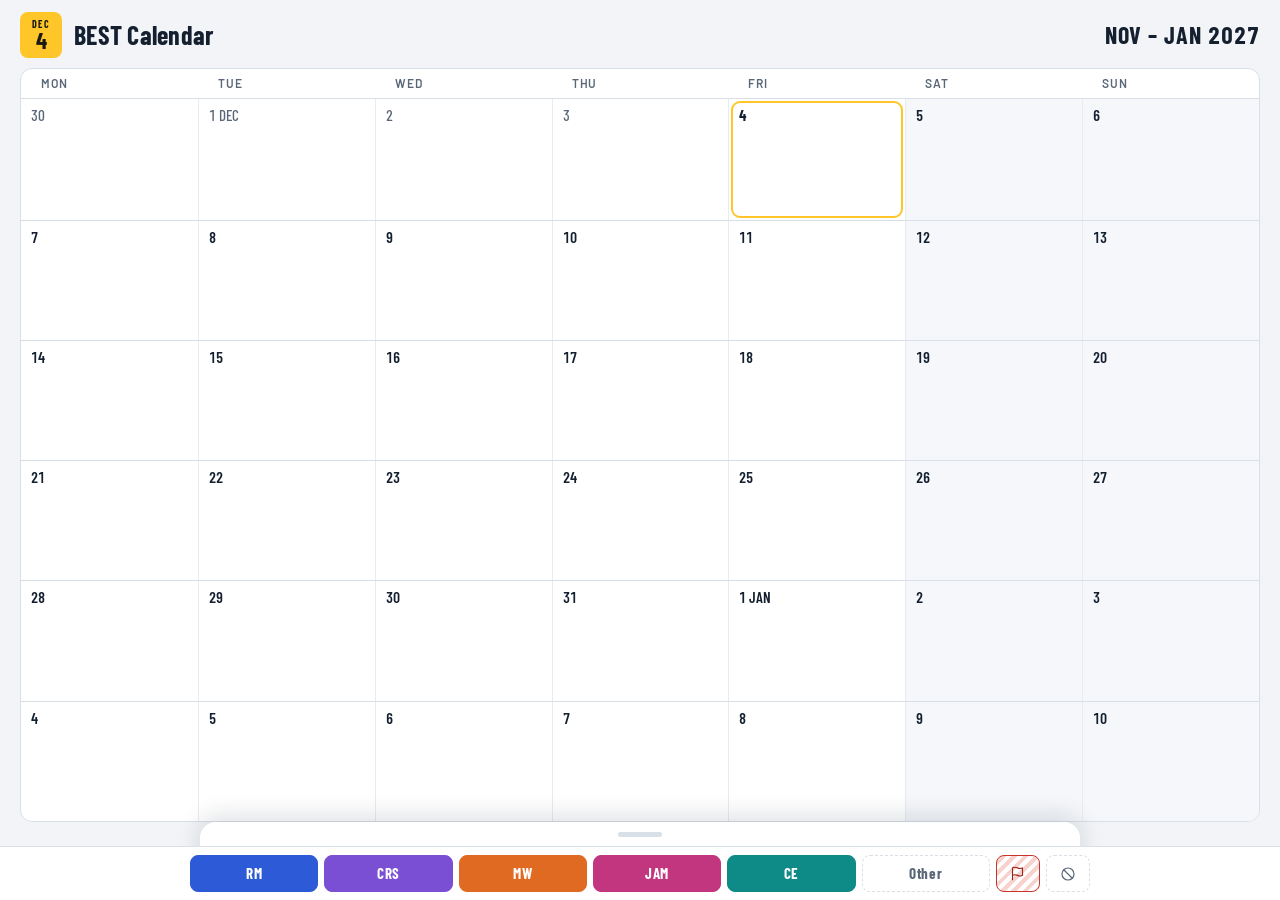
<file: index.html>
<!doctype html>
<html lang="en">
<head>
<meta charset="utf-8">
<meta name="viewport" content="width=device-width, initial-scale=1, viewport-fit=cover">
<title>BEST Calendar</title>
<meta name="description" content="BEST International events and application deadlines, updated automatically from the group emails.">
<link rel="preconnect" href="https://fonts.googleapis.com">
<link rel="preconnect" href="https://fonts.gstatic.com" crossorigin>
<link rel="stylesheet" href="https://fonts.googleapis.com/css2?family=Barlow:wght@400;500;600;700&family=Barlow+Condensed:wght@500;600;700&family=IBM+Plex+Mono:wght@400;500&display=swap">
<link rel="stylesheet" href="assets/calendar.css">
<script src="assets/calendar.js" defer></script>
</head>
<body>
<div class="wrap">
  <header class="top">
    <div class="brand">
      <button class="mark" type="button" data-today aria-label="Go to today" title="Go to today"><small id="mark-mon"></small><b id="mark-day"></b></button>
      <h1>BEST Calendar</h1>
    </div>
    <div class="top-nav" id="top-nav"></div>
  </header>

  <main id="view">
    <div class="state"><p>Loading events…</p></div>
  </main>
</div>

<section class="agenda" id="agenda" aria-label="Agenda">
  <button class="grip" id="grip" type="button" aria-expanded="false" aria-controls="ag-scroll" aria-label="Open the agenda" title="Agenda"><i></i></button>
  <div class="ag-scroll" id="ag-scroll" inert></div>
</section>

<nav class="catbar" aria-label="Categories">
  <div class="filters" id="filters" role="group" aria-label="Show events by category"></div>
</nav>

<div class="scrim" id="scrim" hidden></div>
<aside class="drawer" id="drawer" role="dialog" aria-modal="true" aria-labelledby="tk-title" hidden>
  <div class="dr-bar"><button class="iconbtn" id="dr-close" type="button" aria-label="Close"></button></div>
  <div id="dr-body"></div>
</aside>
</body>
</html>
</file>
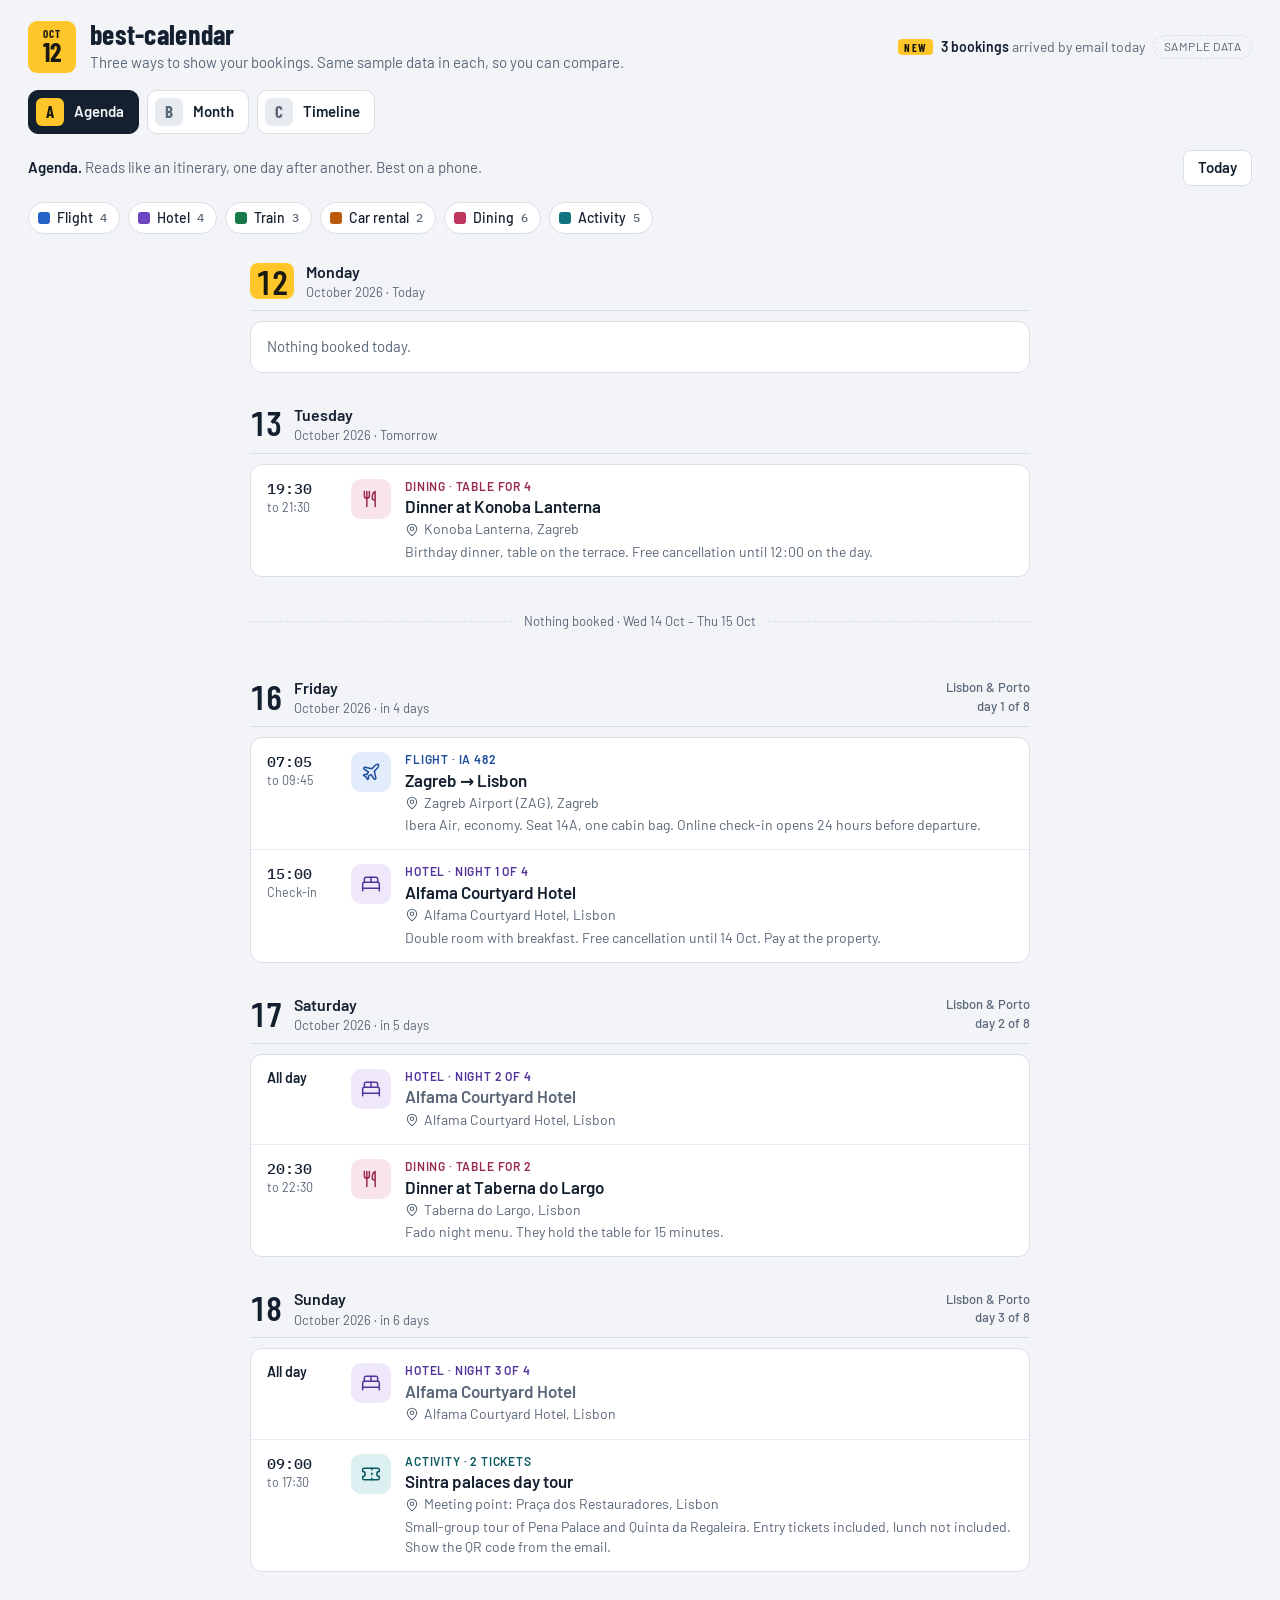
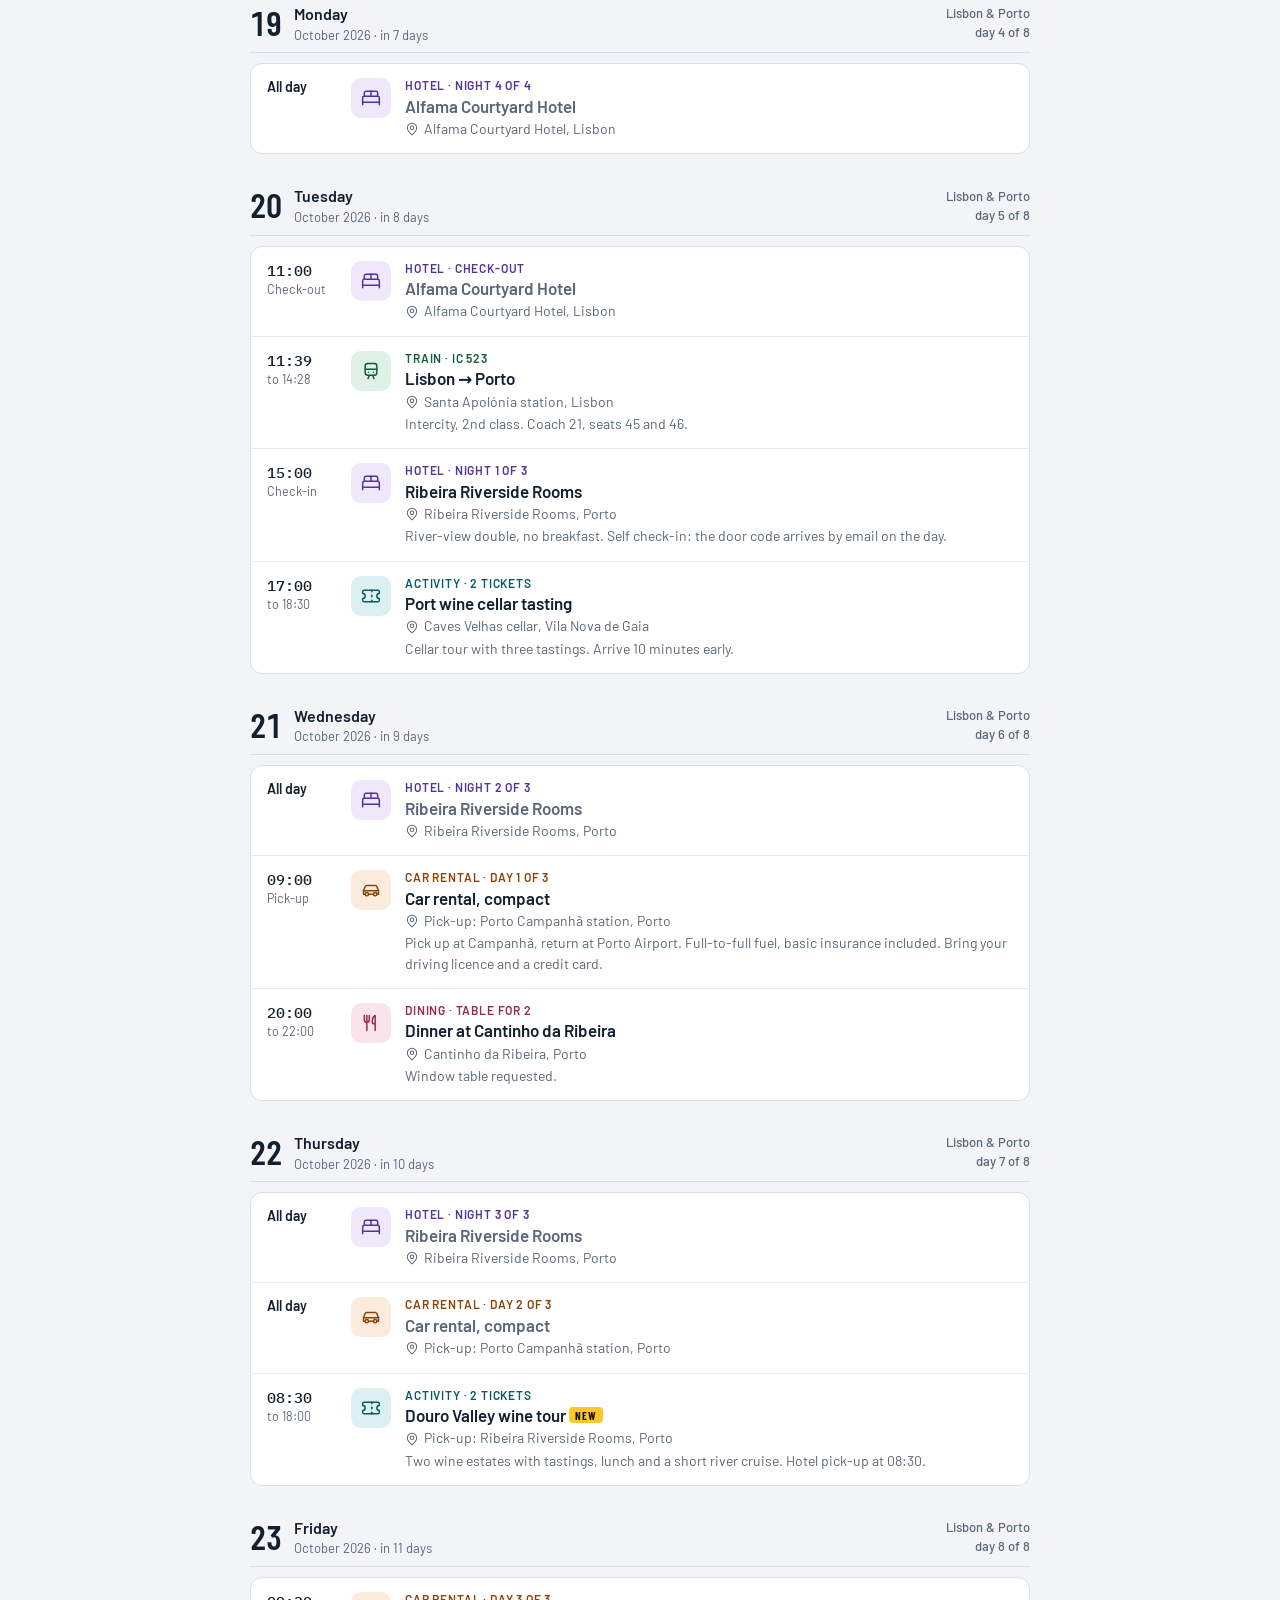
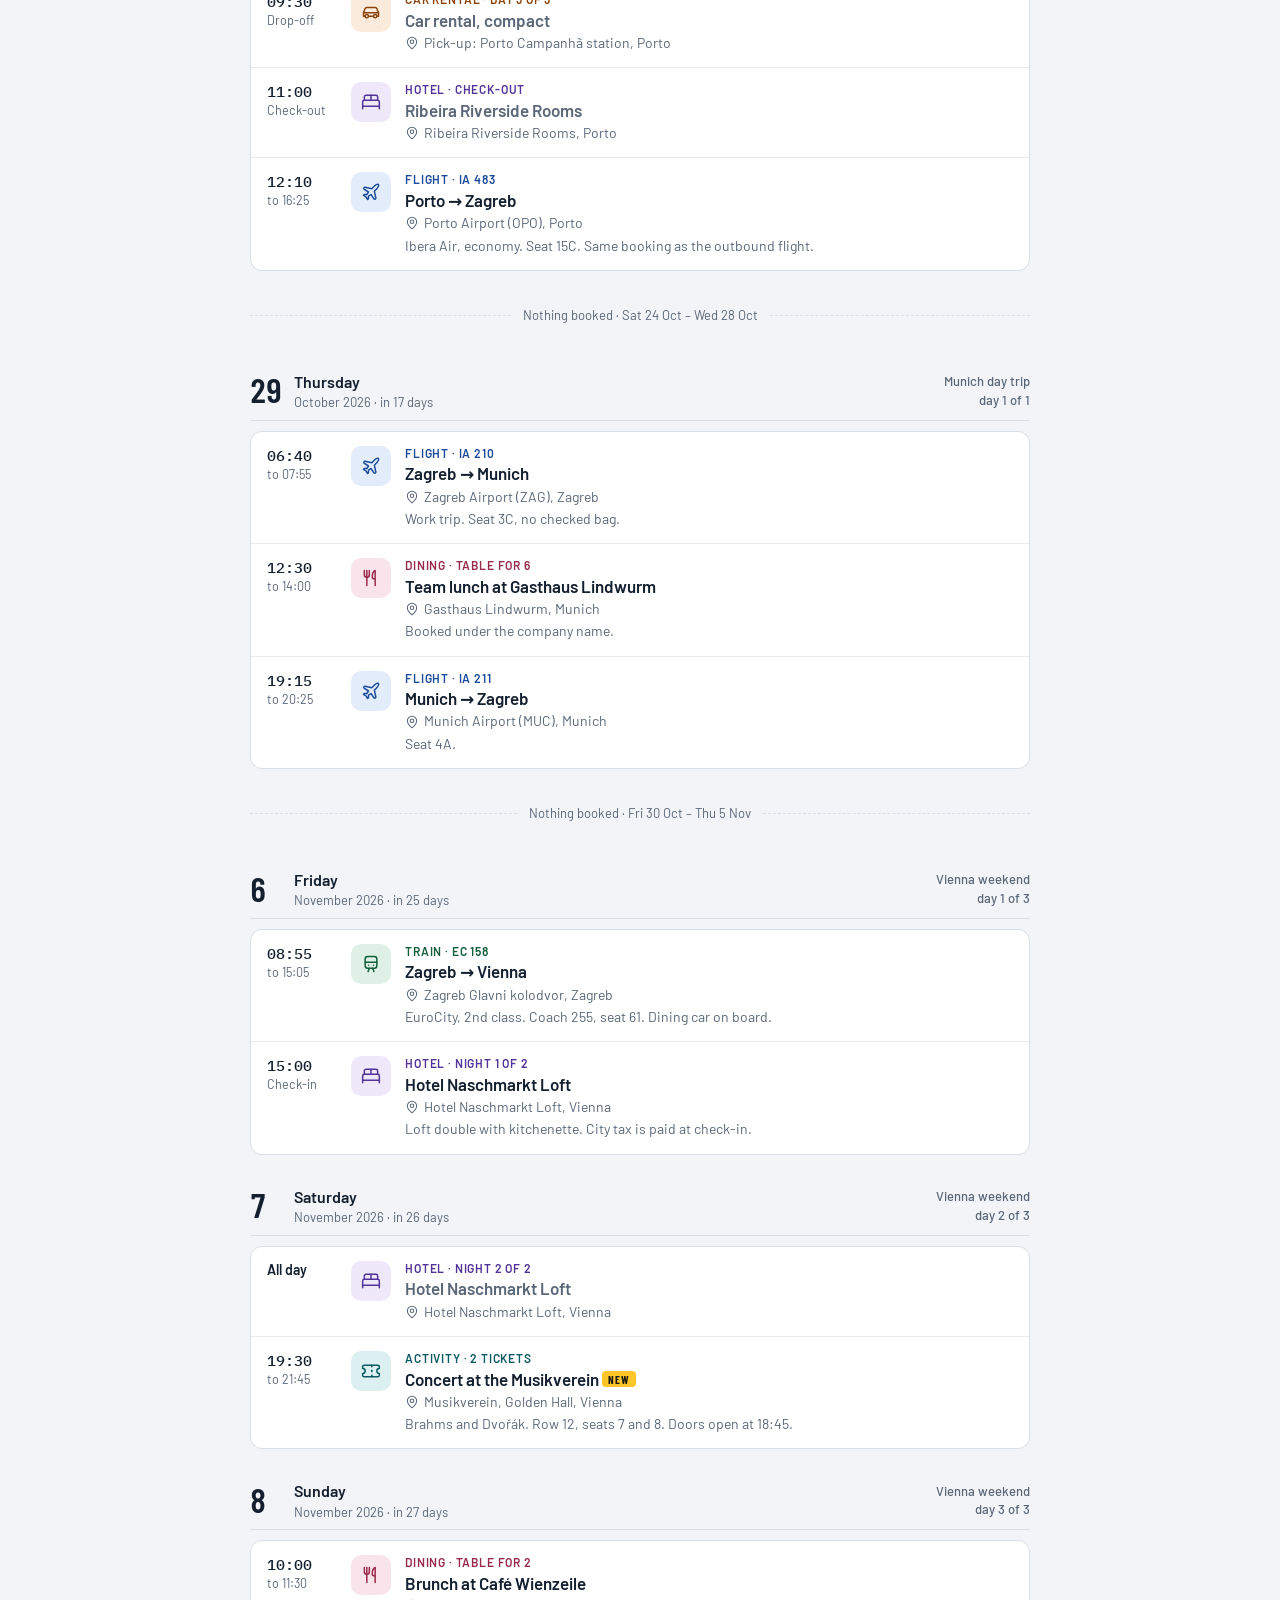
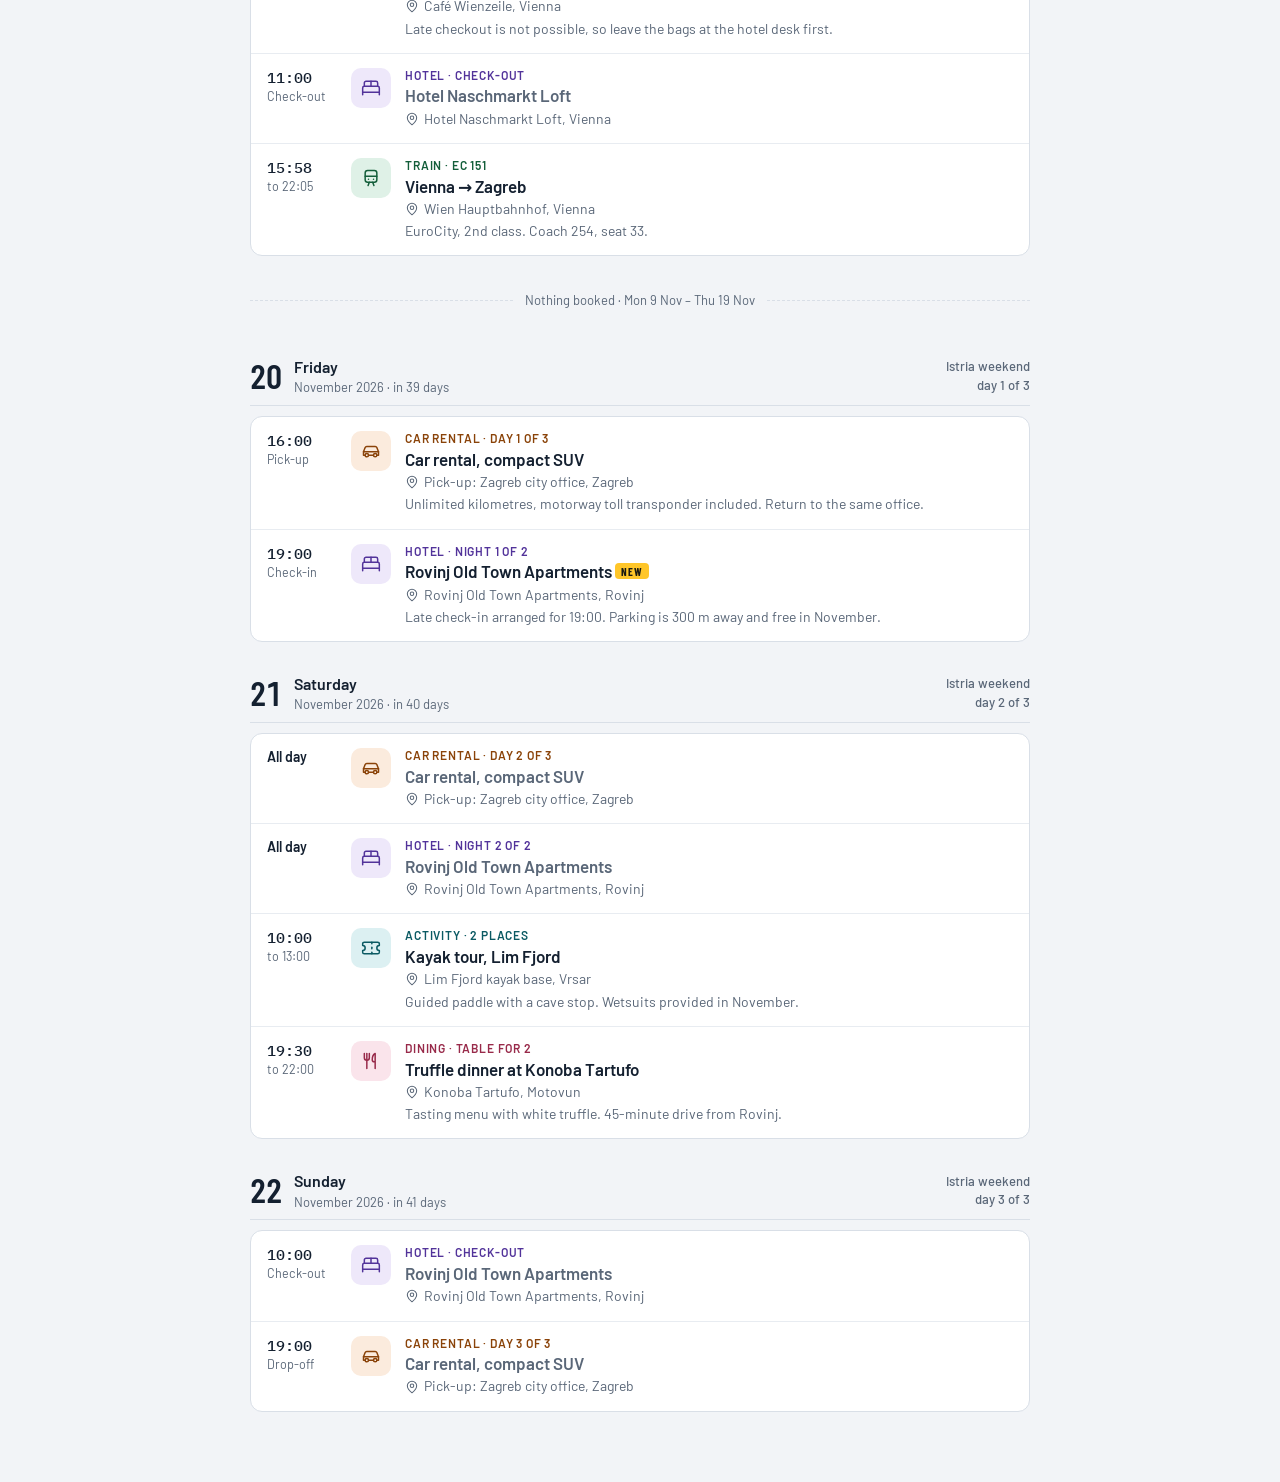
<file: designs/index.html>
<!doctype html>
<html lang="en">
<meta charset="utf-8">
<meta name="viewport" content="width=device-width, initial-scale=1, viewport-fit=cover">
<!-- page -->
<title>Best Calendar Designs</title>
<link rel="preconnect" href="https://fonts.googleapis.com">
<link rel="preconnect" href="https://fonts.gstatic.com" crossorigin>
<link rel="stylesheet" href="https://fonts.googleapis.com/css2?family=Barlow:wght@400;500;600;700&family=Barlow+Condensed:wght@500;600;700&family=IBM+Plex+Mono:wght@400;500&display=swap">
<style>
/* Layout: wayfinding-sign look. Cool paper ground, white surfaces, one signage-yellow accent for "today" and "new".
   Tag colours carry meaning everywhere; everything else stays neutral. */
:root {
  --bg: #F2F4F7;
  --surface: #FFFFFF;
  --weekend: #F5F7FA;
  --ink: #142030;
  --muted: #5A6778;
  --line: #D9DFE7;
  --line-soft: #E8ECF1;
  --past: rgba(20, 32, 48, 0.045);
  --scrim: rgba(12, 18, 28, 0.42);
  --sign: #FFC629;
  --sign-ink: #1B1A12;
  --focus: #2563C9;
  --on-solid: #FFFFFF;
  --shadow: 0 18px 50px rgba(15, 25, 40, 0.18);

  --flight: #2563C9; --flight-soft: #E3ECFB; --flight-ink: #1B4C9C;
  --hotel: #6B44C2;  --hotel-soft: #EEE8FA;  --hotel-ink: #52339A;
  --train: #18794A;  --train-soft: #DFF1E7;  --train-ink: #135E3A;
  --car: #B95A0D;    --car-soft: #FBEBDD;    --car-ink: #8A4309;
  --dining: #C0355E; --dining-soft: #FAE4EB; --dining-ink: #982A4A;
  --activity: #0F7480; --activity-soft: #DCF0F2; --activity-ink: #0B5A63;

  --f-display: "Barlow Condensed", "Arial Narrow", "Roboto Condensed", sans-serif;
  --f-body: "Barlow", system-ui, -apple-system, "Segoe UI", Roboto, sans-serif;
  --f-mono: "IBM Plex Mono", ui-monospace, "SFMono-Regular", Menlo, Consolas, monospace;
}
@media (prefers-color-scheme: dark) {
  :root:not([data-theme="light"]) {
    --bg: #0D1218; --surface: #151C25; --weekend: #18202A; --ink: #E6EBF1; --muted: #95A2B3;
    --line: #29333F; --line-soft: #202934; --past: rgba(0, 0, 0, 0.22); --scrim: rgba(0, 0, 0, 0.6);
    --focus: #6EA0F2; --shadow: 0 18px 50px rgba(0, 0, 0, 0.5);
    --flight-soft: #18263D; --flight-ink: #A3C1F4;
    --hotel-soft: #251E3B;  --hotel-ink: #C8B5F2;
    --train-soft: #132B1E;  --train-ink: #8FD3AE;
    --car-soft: #352213;    --car-ink: #F1B785;
    --dining-soft: #361824; --dining-ink: #F2A3BA;
    --activity-soft: #102C2E; --activity-ink: #88D2DA;
    color-scheme: dark;
  }
}
:root[data-theme="dark"] {
  --bg: #0D1218; --surface: #151C25; --weekend: #18202A; --ink: #E6EBF1; --muted: #95A2B3;
  --line: #29333F; --line-soft: #202934; --past: rgba(0, 0, 0, 0.22); --scrim: rgba(0, 0, 0, 0.6);
  --focus: #6EA0F2; --shadow: 0 18px 50px rgba(0, 0, 0, 0.5);
  --flight-soft: #18263D; --flight-ink: #A3C1F4;
  --hotel-soft: #251E3B;  --hotel-ink: #C8B5F2;
  --train-soft: #132B1E;  --train-ink: #8FD3AE;
  --car-soft: #352213;    --car-ink: #F1B785;
  --dining-soft: #361824; --dining-ink: #F2A3BA;
  --activity-soft: #102C2E; --activity-ink: #88D2DA;
  color-scheme: dark;
}

.tag-flight   { --c: var(--flight);   --c-soft: var(--flight-soft);   --c-ink: var(--flight-ink); }
.tag-hotel    { --c: var(--hotel);    --c-soft: var(--hotel-soft);    --c-ink: var(--hotel-ink); }
.tag-train    { --c: var(--train);    --c-soft: var(--train-soft);    --c-ink: var(--train-ink); }
.tag-car      { --c: var(--car);      --c-soft: var(--car-soft);      --c-ink: var(--car-ink); }
.tag-dining   { --c: var(--dining);   --c-soft: var(--dining-soft);   --c-ink: var(--dining-ink); }
.tag-activity { --c: var(--activity); --c-soft: var(--activity-soft); --c-ink: var(--activity-ink); }

* { box-sizing: border-box; }
[hidden] { display: none !important; }
img { max-width: 100%; }
body {
  margin: 0;
  background: var(--bg);
  color: var(--ink);
  font: 15px/1.45 var(--f-body);
  padding-inline: 16px;
  padding-block: 20px 56px;
  -webkit-font-smoothing: antialiased;
}
@media (min-width: 760px) { body { padding-inline: 28px; } }
button { font: inherit; color: inherit; }
:focus-visible { outline: 2px solid var(--focus); outline-offset: 2px; }
.mono { font-family: var(--f-mono); font-variant-numeric: tabular-nums; }
.wrap { max-width: 1280px; margin-inline: auto; display: grid; grid-template-columns: minmax(0, 1fr); gap: 16px; }
.wrap > * { min-width: 0; }

/* ---------- Header ---------- */
.top { display: flex; flex-wrap: wrap; align-items: center; justify-content: space-between; gap: 14px 24px; }
.brand { display: flex; align-items: center; gap: 14px; min-width: 0; }
.mark {
  flex: none; width: 48px; height: 52px; border-radius: 9px; background: var(--sign); color: var(--sign-ink);
  display: grid; place-items: center; align-content: center; gap: 0; font-family: var(--f-display); line-height: 1;
}
.mark small { font-size: 11px; font-weight: 700; letter-spacing: 0.12em; }
.mark b { font-size: 26px; font-weight: 700; }
.brand h1 { margin: 0; font: 700 28px/1 var(--f-display); letter-spacing: 0.01em; text-wrap: balance; }
.brand p { margin: 4px 0 0; color: var(--muted); }
.status { display: flex; flex-wrap: wrap; align-items: center; gap: 8px; color: var(--muted); font-size: 14px; }
.status strong { color: var(--ink); font-weight: 600; }
.sample { border: 1px dashed var(--line); border-radius: 999px; padding: 2px 10px; font-size: 12px; letter-spacing: 0.04em; text-transform: uppercase; }
.new {
  display: inline-block; vertical-align: 2px; background: var(--sign); color: var(--sign-ink);
  font: 700 11px/1 var(--f-display); letter-spacing: 0.1em; text-transform: uppercase; padding: 3px 6px 2px; border-radius: 4px;
}

/* ---------- Tabs, toolbar, filters ---------- */
.tabs { display: flex; flex-wrap: wrap; gap: 8px; }
.tab {
  display: flex; align-items: center; gap: 10px; padding: 7px 14px 7px 7px; border-radius: 10px; cursor: pointer;
  background: var(--surface); border: 1px solid var(--line); font-weight: 600; font-size: 15px;
}
.tab .key {
  width: 28px; height: 28px; border-radius: 6px; display: grid; place-items: center;
  font: 700 17px/1 var(--f-display); background: var(--line-soft); color: var(--muted);
}
.tab[aria-selected="true"] { background: var(--ink); color: var(--bg); border-color: var(--ink); }
.tab[aria-selected="true"] .key { background: var(--sign); color: var(--sign-ink); }
.toolbar { display: flex; flex-wrap: wrap; align-items: center; justify-content: space-between; gap: 10px 16px; }
.caption { margin: 0; color: var(--muted); max-width: 70ch; }
.caption b { color: var(--ink); font-weight: 600; }
.btn {
  border: 1px solid var(--line); background: var(--surface); border-radius: 8px; padding: 6px 14px; cursor: pointer; font-weight: 600;
}
.btn:hover { border-color: var(--muted); }
.filters { display: flex; flex-wrap: wrap; gap: 8px; align-items: center; }
.fchip {
  display: inline-flex; align-items: center; gap: 7px; border: 1px solid var(--line); background: var(--surface);
  border-radius: 999px; padding: 5px 12px 5px 9px; cursor: pointer; font-size: 14px; font-weight: 500;
}
.fchip .sw { width: 12px; height: 12px; border-radius: 3px; background: var(--c); }
.fchip .n { color: var(--muted); font-family: var(--f-mono); font-size: 12px; }
.fchip[aria-pressed="false"] { color: var(--muted); background: transparent; border-style: dashed; }
.fchip[aria-pressed="false"] .sw { background: transparent; box-shadow: inset 0 0 0 2px var(--c); }
.linkbtn { border: 0; background: none; color: var(--focus); cursor: pointer; padding: 4px; font-size: 14px; font-weight: 600; }

/* ---------- Shared event row (agenda + month side list) ---------- */
.ev-list { background: var(--surface); border: 1px solid var(--line); border-radius: 12px; overflow: hidden; }
.ev-row {
  display: grid; grid-template-columns: 70px 40px minmax(0, 1fr); gap: 14px; align-items: start; width: 100%;
  text-align: left; background: transparent; border: 0; border-top: 1px solid var(--line-soft); padding: 14px 16px; cursor: pointer;
}
.ev-row:first-child { border-top: 0; }
.ev-row:hover { background: var(--c-soft); }
.ev-time { display: grid; gap: 2px; padding-top: 1px; }
.ev-time b { font: 500 15px/1.2 var(--f-mono); font-variant-numeric: tabular-nums; }
.ev-time b.word { font-family: var(--f-body); font-weight: 600; font-size: 14px; }
.ev-time small { color: var(--muted); font-size: 12.5px; line-height: 1.25; }
.ev-icon { width: 40px; height: 40px; border-radius: 10px; background: var(--c-soft); color: var(--c-ink); display: grid; place-items: center; }
.ev-main { min-width: 0; display: grid; gap: 2px; }
.ev-eyebrow { font: 600 12px/1.3 var(--f-body); text-transform: uppercase; letter-spacing: 0.07em; color: var(--c-ink); }
.ev-title { font: 600 17px/1.25 var(--f-body); }
.ev-loc { display: flex; gap: 5px; align-items: center; color: var(--muted); font-size: 14px; min-width: 0; }
.ev-loc span { overflow: hidden; text-overflow: ellipsis; white-space: nowrap; }
.ev-loc svg { flex: none; }
.ev-desc { color: var(--muted); font-size: 14px; display: -webkit-box; -webkit-line-clamp: 2; -webkit-box-orient: vertical; overflow: hidden; }
.ev-row.is-cont .ev-title { color: var(--muted); }
.ev-row.is-cont .ev-desc { display: none; }
@media (max-width: 640px) {
  .ev-row { grid-template-columns: 56px minmax(0, 1fr); gap: 12px; padding: 12px 14px; }
  .ev-icon { display: none; }
  .ev-title { font-size: 16px; }
}

/* ---------- A: Agenda ---------- */
.agenda { max-width: 780px; width: 100%; margin-inline: auto; display: grid; gap: 6px; }
.ag-day { display: grid; gap: 10px; padding-bottom: 14px; }
.ag-date {
  position: sticky; top: env(safe-area-inset-top, 0px); z-index: 2; margin: 0; background: var(--bg);
  display: flex; align-items: center; gap: 12px; padding-block: 10px 8px; border-bottom: 1px solid var(--line);
}
.ag-dnum { font: 600 34px/0.9 var(--f-display); min-width: 2.1ch; font-variant-numeric: tabular-nums; }
.ag-dtxt { display: grid; min-width: 0; }
.ag-dtxt b { font-size: 16px; font-weight: 600; }
.ag-dtxt small { color: var(--muted); font-size: 13px; font-weight: 400; }
.ag-trip { margin-left: auto; font-size: 13px; color: var(--muted); text-align: right; font-weight: 500; }
.ag-day.is-today .ag-dnum { background: var(--sign); color: var(--sign-ink); border-radius: 8px; padding: 4px 6px 2px; }
.ag-empty { margin: 0; padding: 14px 16px; color: var(--muted); }
.ag-gap {
  display: flex; align-items: center; gap: 12px; color: var(--muted); font-size: 13px; padding: 2px 0 16px;
}
.ag-gap::before, .ag-gap::after { content: ""; flex: 1; border-top: 1px dashed var(--line); }

/* ---------- B: Month ---------- */
.month { display: grid; grid-template-columns: minmax(0, 1fr) 320px; gap: 20px; align-items: start; }
.m-head { display: flex; align-items: center; justify-content: space-between; gap: 10px; margin-bottom: 10px; }
.m-head h2 { margin: 0; font: 600 28px/1 var(--f-display); }
.m-nav { display: flex; gap: 6px; }
.iconbtn {
  width: 36px; height: 36px; display: grid; place-items: center; border-radius: 8px; border: 1px solid var(--line);
  background: var(--surface); cursor: pointer;
}
.iconbtn:hover { border-color: var(--muted); }
.mgrid { background: var(--surface); border: 1px solid var(--line); border-radius: 12px; overflow: hidden; }
.m-wd { display: grid; grid-template-columns: repeat(7, minmax(0, 1fr)); border-bottom: 1px solid var(--line); }
.m-wd span { padding: 8px 10px; font-size: 12px; font-weight: 600; text-transform: uppercase; letter-spacing: 0.08em; color: var(--muted); }
.m-wd .short { display: none; }
.mw { position: relative; border-top: 1px solid var(--line); }
.m-wd + .mw { border-top: 0; }
.mw-days { display: grid; grid-template-columns: repeat(7, minmax(0, 1fr)); }
.md {
  min-height: 124px; border: 0; border-left: 1px solid var(--line-soft); background: transparent; cursor: pointer;
  text-align: left; padding: 6px 8px; min-width: 0;
  display: flex; flex-direction: column; align-items: flex-start; justify-content: flex-start;
}
.md:first-child { border-left: 0; }
.md.wkend { background: var(--weekend); }
.md:hover { background: var(--line-soft); }
.md-num { display: inline-block; font: 600 15px/1 var(--f-display); padding: 3px 5px 2px; border-radius: 5px; font-variant-numeric: tabular-nums; }
.md.out .md-num { color: var(--muted); font-weight: 500; }
.md.today .md-num { background: var(--sign); color: var(--sign-ink); }
.md.sel { box-shadow: inset 0 0 0 2px var(--focus); }
.mw-items {
  position: absolute; top: 28px; left: 0; right: 0; bottom: 4px; pointer-events: none;
  display: grid; grid-template-columns: repeat(7, minmax(0, 1fr)); grid-template-rows: repeat(3, 21px) 19px; row-gap: 3px;
}
.mi {
  pointer-events: auto; min-width: 0; margin-inline: 4px; border: 0; cursor: pointer; text-align: left;
  font-size: 12.5px; line-height: 21px; height: 21px; white-space: nowrap; overflow: hidden; text-overflow: ellipsis;
  border-radius: 5px; padding: 0 6px;
}
.mi.multi { background: var(--c); color: var(--on-solid); font-weight: 600; }
.mi.multi.cont-l { margin-left: 0; border-top-left-radius: 0; border-bottom-left-radius: 0; }
.mi.multi.cont-r { margin-right: 0; border-top-right-radius: 0; border-bottom-right-radius: 0; }
.mi.single { background: transparent; display: flex; align-items: center; gap: 5px; padding-left: 4px; }
.mi.single:hover { background: var(--c-soft); }
.mi-dot { flex: none; width: 8px; height: 8px; border-radius: 50%; background: var(--c); }
.mi-t { flex: none; font-family: var(--f-mono); font-size: 11.5px; color: var(--muted); }
.mi-n { overflow: hidden; text-overflow: ellipsis; }
.mi.single .mi-n { font-weight: 500; }
.mi-more {
  pointer-events: auto; grid-row: 4; margin-inline: 4px; border: 0; background: none; text-align: left; padding: 0 4px;
  font-size: 12px; font-weight: 600; color: var(--muted); cursor: pointer; border-radius: 4px; white-space: nowrap; overflow: hidden;
}
.mi-more:hover { color: var(--ink); background: var(--line-soft); }
.m-side { display: grid; gap: 10px; position: sticky; top: calc(env(safe-area-inset-top, 0px) + 12px); }
.m-side h3 { margin: 0; display: flex; align-items: baseline; gap: 10px; font: 600 22px/1.1 var(--f-display); }
.m-side h3 small { font: 400 14px var(--f-body); color: var(--muted); }
.m-side .ev-row { grid-template-columns: 60px minmax(0, 1fr); gap: 12px; padding: 12px 14px; }
.m-side .ev-icon { display: none; }
.m-side .ev-title { font-size: 15.5px; }
.m-legend { color: var(--muted); font-size: 13px; margin: 0; }
@media (max-width: 960px) {
  .month { grid-template-columns: minmax(0, 1fr); }
  .m-side { position: static; }
}
@media (max-width: 640px) {
  .m-wd span { padding: 6px 0; text-align: center; }
  .m-wd .long { display: none; }
  .m-wd .short { display: inline; }
  .md { min-height: 66px; padding: 4px 2px; align-items: center; }
  .md-num { font-size: 14px; }
  .mw-items { top: 27px; grid-template-rows: repeat(3, 6px) 12px; row-gap: 3px; }
  .mi { height: 6px; line-height: 6px; font-size: 0; padding: 0; margin-inline: 3px; border-radius: 3px; }
  .mi.single { background: var(--c); }
  .mi.single .mi-dot, .mi.single .mi-t { display: none; }
  .mi-more { font-size: 10px; line-height: 12px; text-align: center; padding: 0; margin-inline: 1px; }
  .more-word { display: none; }
}

/* ---------- C: Timeline ---------- */
.tl { background: var(--surface); border: 1px solid var(--line); border-radius: 12px; overflow: hidden; }
.tl-scroll { overflow-x: auto; overscroll-behavior-x: contain; }
.tl-inner { position: relative; }
.tl-row { display: flex; height: 32px; border-top: 1px solid var(--line-soft); }
.tl-row.grp { height: 42px; border-top: 1px solid var(--line); }
.tl-row.head { height: 64px; border-top: 0; border-bottom: 1px solid var(--line); }
.tl-label {
  position: sticky; left: 0; z-index: 4; flex: none; width: var(--lw); background: var(--surface);
  border-right: 1px solid var(--line); display: flex; align-items: center; min-width: 0; padding-inline: 12px;
}
.tl-row.grp .tl-label { display: grid; align-content: center; gap: 1px; }
.tl-row.grp .tl-label b { font: 600 17px/1.1 var(--f-display); overflow: hidden; text-overflow: ellipsis; white-space: nowrap; }
.tl-row.grp .tl-label small { color: var(--muted); font-size: 12.5px; white-space: nowrap; overflow: hidden; text-overflow: ellipsis; }
.tl-row.head .tl-label { align-items: end; padding-bottom: 8px; color: var(--muted); font-size: 12px; font-weight: 600; text-transform: uppercase; letter-spacing: 0.08em; }
.tl-ev {
  display: flex; align-items: center; gap: 8px; min-width: 0; width: 100%; border: 0; background: none; cursor: pointer;
  padding: 0; text-align: left; font-size: 14px;
}
.tl-ev:hover .tl-lt { text-decoration: underline; }
.tl-ic { flex: none; width: 22px; height: 22px; border-radius: 6px; background: var(--c-soft); color: var(--c-ink); display: grid; place-items: center; }
.tl-lt { overflow: hidden; text-overflow: ellipsis; white-space: nowrap; }
.tl-track {
  position: relative; flex: none;
  background-image:
    linear-gradient(90deg, var(--line-soft) 1px, transparent 1px),
    linear-gradient(90deg, transparent calc(var(--dw) * 5), var(--weekend) calc(var(--dw) * 5));
  background-size: var(--dw) 100%, calc(var(--dw) * 7) 100%;
}
.tl-row.head .tl-track { background: none; }
.tl-mon {
  position: absolute; top: 0; height: 26px; padding: 6px 8px 0; border-left: 1px solid var(--line);
  font: 600 13px/1 var(--f-display); text-transform: uppercase; letter-spacing: 0.1em; color: var(--muted); white-space: nowrap; overflow: hidden;
}
.tl-days { position: absolute; top: 26px; left: 0; display: flex; }
.tl-d {
  flex: none; width: var(--dw); height: 38px; display: grid; justify-items: center; align-content: center; gap: 1px;
  font-size: 11px; color: var(--muted); line-height: 1;
}
.tl-d b { font: 600 15px/1 var(--f-display); color: var(--ink); padding: 2px 4px 1px; border-radius: 4px; font-variant-numeric: tabular-nums; }
.tl-d.wkend b { color: var(--muted); }
.tl-d.today b { background: var(--sign); color: var(--sign-ink); }
.tl-past { position: absolute; top: 64px; bottom: 0; background: var(--past); pointer-events: none; z-index: 1; }
.tl-now { position: absolute; top: 56px; bottom: 0; width: 2px; margin-left: -1px; background: var(--sign); z-index: 2; pointer-events: none; }
.tl-span { position: absolute; top: 50%; height: 0; border-top: 2px solid var(--muted); z-index: 2; }
.tl-span::before, .tl-span::after { content: ""; position: absolute; top: -7px; width: 2px; height: 12px; background: var(--muted); }
.tl-span::before { left: 0; }
.tl-span::after { right: 0; }
.tl-span.narrow span { left: calc(100% + 8px); transform: none; padding: 0; background: none; }
.tl-span span {
  position: absolute; left: 50%; top: -11px; transform: translateX(-50%); background: var(--surface); padding: 0 6px;
  font-size: 12px; color: var(--muted); white-space: nowrap; line-height: 20px;
}
.tb {
  position: absolute; top: 6px; height: 20px; z-index: 3; border: 0; cursor: pointer; border-radius: 5px;
  background: var(--c); color: var(--on-solid); font-size: 12px; font-weight: 600; line-height: 20px; padding: 0 7px;
  white-space: nowrap; overflow: hidden; text-overflow: ellipsis; text-align: left;
}
.tb.short { padding: 0; min-width: 9px; }
.tb:hover { filter: brightness(1.08); }
.tb-out { position: absolute; top: 6px; line-height: 20px; font-family: var(--f-mono); font-size: 11.5px; color: var(--muted); white-space: nowrap; pointer-events: none; z-index: 3; }
.tl-foot { margin: 0; padding: 10px 14px; border-top: 1px solid var(--line); color: var(--muted); font-size: 13px; }

.empty { padding: 40px 16px; text-align: center; color: var(--muted); background: var(--surface); border: 1px dashed var(--line); border-radius: 12px; }

/* ---------- Event detail: a ticket in a drawer ---------- */
.scrim { position: fixed; inset: 0; background: var(--scrim); z-index: 40; opacity: 0; transition: opacity 0.18s ease; }
.drawer {
  position: fixed; z-index: 41; top: 0; right: 0; bottom: 0; width: min(440px, 100%); background: var(--bg);
  box-shadow: var(--shadow); overflow-y: auto; padding: calc(env(safe-area-inset-top, 0px) + 16px) 16px calc(env(safe-area-inset-bottom, 0px) + 24px);
  transform: translateX(24px); opacity: 0; transition: transform 0.2s ease, opacity 0.2s ease;
}
.drawer.open, .scrim.open { opacity: 1; transform: none; }
@media (max-width: 640px) {
  .drawer {
    top: auto; left: 0; width: 100%; max-height: 88%; border-radius: 16px 16px 0 0; transform: translateY(24px);
    padding-top: 10px;
  }
  .drawer::before { content: ""; display: block; width: 40px; height: 4px; border-radius: 4px; background: var(--line); margin: 0 auto 10px; }
}
.dr-bar { display: flex; justify-content: flex-end; margin-bottom: 8px; }
.ticket { background: var(--surface); border: 1px solid var(--line); border-radius: 14px; overflow: hidden; }
.tk-band { background: var(--c-soft); color: var(--c-ink); display: flex; align-items: center; gap: 10px; padding: 12px 18px; }
.tk-band span { font: 600 13px/1 var(--f-body); text-transform: uppercase; letter-spacing: 0.08em; }
.tk-body { padding: 16px 18px 18px; display: grid; gap: 16px; }
.tk-title { margin: 0; font: 700 26px/1.1 var(--f-display); text-wrap: balance; }
.tk-title .new { margin-left: 6px; }
.route { display: grid; grid-template-columns: auto minmax(0, 1fr) auto; align-items: end; gap: 12px; }
.rt-end { display: grid; gap: 1px; }
.rt-end.r { text-align: right; }
.rt-code { font: 700 36px/0.95 var(--f-display); letter-spacing: 0.02em; text-transform: uppercase; }
.rt-sub { font-size: 13px; color: var(--muted); }
.rt-time { font: 500 18px/1.2 var(--f-mono); font-variant-numeric: tabular-nums; }
.rt-mid { display: grid; justify-items: center; gap: 4px; color: var(--c-ink); padding-bottom: 6px; min-width: 0; }
.rt-line { width: 100%; display: flex; align-items: center; gap: 6px; }
.rt-line::before, .rt-line::after { content: ""; flex: 1; border-top: 2px dotted var(--line); }
.rt-dur { font-size: 13px; color: var(--muted); white-space: nowrap; }
.when { display: grid; grid-template-columns: minmax(0, 1fr) auto minmax(0, 1fr); align-items: start; gap: 12px; }
.when > div { display: grid; gap: 2px; }
.when .r { text-align: right; }
.when .arrow { color: var(--muted); padding-top: 20px; }
.lbl { font-size: 12px; font-weight: 600; text-transform: uppercase; letter-spacing: 0.08em; color: var(--muted); }
.when b { font-size: 16px; font-weight: 600; }
.when .mono { font-size: 18px; }
.note { margin: -6px 0 0; color: var(--muted); font-size: 13.5px; }
.fields { margin: 0; display: grid; gap: 12px; }
.fields > div { display: grid; grid-template-columns: 96px minmax(0, 1fr); gap: 12px; }
.fields dt { padding-top: 2px; }
.fields dd { margin: 0; display: grid; gap: 2px; min-width: 0; overflow-wrap: anywhere; }
.fields dd .muted { color: var(--muted); font-size: 14px; }
.fields a { color: var(--focus); font-weight: 600; font-size: 14px; text-decoration: none; display: inline-flex; align-items: center; gap: 4px; width: fit-content; }
.fields a:hover { text-decoration: underline; }
.ref { display: flex; flex-wrap: wrap; align-items: center; gap: 10px; }
.ref code { font: 500 16px var(--f-mono); letter-spacing: 0.06em; }
.mini { border: 1px solid var(--line); background: var(--surface); border-radius: 6px; padding: 2px 10px; font-size: 13px; font-weight: 600; cursor: pointer; }
.desc { margin: 0; max-width: 65ch; }
.perf { position: relative; height: 22px; }
.perf::before { content: ""; position: absolute; left: 16px; right: 16px; top: 50%; border-top: 2px dashed var(--line); }
.perf i { position: absolute; top: 0; width: 22px; height: 22px; border-radius: 50%; background: var(--bg); border: 1px solid var(--line); }
.perf i:first-child { left: -12px; }
.perf i:last-child { right: -12px; }
.src { padding: 6px 18px 18px; display: grid; gap: 10px; }
.src-head { display: flex; align-items: center; gap: 8px; color: var(--muted); font-size: 12px; font-weight: 600; text-transform: uppercase; letter-spacing: 0.08em; margin: 0; }
.src .fields > div { grid-template-columns: 76px minmax(0, 1fr); }
.src .fields { font-size: 14px; gap: 8px; }

@media (prefers-reduced-motion: reduce) {
  *, *::before, *::after { transition: none !important; animation: none !important; scroll-behavior: auto !important; }
}
</style>

<div class="wrap">
  <header class="top">
    <div class="brand">
      <span class="mark" aria-hidden="true"><small>OCT</small><b>12</b></span>
      <div>
        <h1>best-calendar</h1>
        <p>Three ways to show your bookings. Same sample data in each, so you can compare.</p>
      </div>
    </div>
    <div class="status">
      <span class="new">New</span>
      <span><strong id="new-count">3 bookings</strong> arrived by email today</span>
      <span class="sample">Sample data</span>
    </div>
  </header>

  <nav class="tabs" role="tablist" aria-label="Design options">
    <button class="tab" role="tab" id="tab-agenda" data-view="agenda" aria-controls="view-agenda"><span class="key">A</span>Agenda</button>
    <button class="tab" role="tab" id="tab-month" data-view="month" aria-controls="view-month"><span class="key">B</span>Month</button>
    <button class="tab" role="tab" id="tab-timeline" data-view="timeline" aria-controls="view-timeline"><span class="key">C</span>Timeline</button>
  </nav>

  <div class="toolbar">
    <p class="caption" id="caption"></p>
    <button class="btn" id="today-btn" type="button">Today</button>
  </div>

  <div class="filters" id="filters" role="group" aria-label="Show bookings by type"></div>

  <main>
    <section id="view-agenda" role="tabpanel" aria-labelledby="tab-agenda"></section>
    <section id="view-month" role="tabpanel" aria-labelledby="tab-month" hidden></section>
    <section id="view-timeline" role="tabpanel" aria-labelledby="tab-timeline" hidden></section>
  </main>
</div>

<div class="scrim" id="scrim" hidden></div>
<aside class="drawer" id="drawer" role="dialog" aria-modal="true" aria-labelledby="tk-title" hidden>
  <div class="dr-bar"><button class="iconbtn" id="dr-close" type="button" aria-label="Close"></button></div>
  <div id="dr-body"></div>
</aside>

<script>
/* Sample bookings. The email parser will produce objects in exactly this shape.
   Times are local to the place, with the UTC offset, the way booking emails state them. */
const EVENTS = [
  { id: "e01", trip: "Zagreb", tag: "dining", title: "Dinner at Konoba Lanterna", meta: "Table for 4",
    start: "2026-10-13T19:30+02:00", end: "2026-10-13T21:30+02:00",
    location: { name: "Konoba Lanterna", address: "Tkalčićeva 34", city: "Zagreb" }, ref: "LNT-2291",
    description: "Birthday dinner, table on the terrace. Free cancellation until 12:00 on the day.",
    source: { from: "Konoba Lanterna <reservations@lanterna.example>", subject: "Your table is confirmed – Tue 13 Oct", receivedAt: "2026-10-09T13:22+02:00" } },

  { id: "e02", trip: "Lisbon & Porto", tag: "flight", title: "Zagreb → Lisbon", meta: "IA 482",
    start: "2026-10-16T07:05+02:00", end: "2026-10-16T09:45+01:00",
    route: { from: "ZAG", fromSub: "Zagreb", to: "LIS", toSub: "Lisbon" },
    location: { name: "Zagreb Airport (ZAG)", address: "Ulica Rudolfa Fizira 1, Velika Gorica", city: "Zagreb" }, ref: "K7XQ2M",
    description: "Ibera Air, economy. Seat 14A, one cabin bag. Online check-in opens 24 hours before departure.",
    source: { from: "Ibera Air <noreply@iberaair.example>", subject: "Booking confirmed: Zagreb → Lisbon, 16 Oct (K7XQ2M)", receivedAt: "2026-09-02T21:47+02:00" } },

  { id: "e03", trip: "Lisbon & Porto", tag: "hotel", title: "Alfama Courtyard Hotel", meta: "Double room",
    start: "2026-10-16T15:00+01:00", end: "2026-10-20T11:00+01:00",
    location: { name: "Alfama Courtyard Hotel", address: "Rua de São Miguel 12", city: "Lisbon" }, ref: "4471 9902 15",
    description: "Double room with breakfast. Free cancellation until 14 Oct. Pay at the property.",
    source: { from: "Stayfinder <confirmations@stayfinder.example>", subject: "Your stay at Alfama Courtyard Hotel is confirmed", receivedAt: "2026-09-03T09:12+02:00" } },

  { id: "e04", trip: "Lisbon & Porto", tag: "dining", title: "Dinner at Taberna do Largo", meta: "Table for 2",
    start: "2026-10-17T20:30+01:00", end: "2026-10-17T22:30+01:00",
    location: { name: "Taberna do Largo", address: "Largo do Chafariz de Dentro 4", city: "Lisbon" }, ref: "TDL-0817",
    description: "Fado night menu. They hold the table for 15 minutes.",
    source: { from: "Taberna do Largo <mesa@tabernadolargo.example>", subject: "Reserva confirmada – 17 Out, 20:30", receivedAt: "2026-10-05T11:40+02:00" } },

  { id: "e05", trip: "Lisbon & Porto", tag: "activity", title: "Sintra palaces day tour", meta: "2 tickets",
    start: "2026-10-18T09:00+01:00", end: "2026-10-18T17:30+01:00",
    location: { name: "Meeting point: Praça dos Restauradores", address: "Praça dos Restauradores", city: "Lisbon" }, ref: "GT-58213",
    description: "Small-group tour of Pena Palace and Quinta da Regaleira. Entry tickets included, lunch not included. Show the QR code from the email.",
    source: { from: "Guided Days <tickets@guideddays.example>", subject: "Your tickets: Sintra palaces day tour, 18 Oct", receivedAt: "2026-09-20T16:05+02:00" } },

  { id: "e06", trip: "Lisbon & Porto", tag: "train", title: "Lisbon → Porto", meta: "IC 523",
    start: "2026-10-20T11:39+01:00", end: "2026-10-20T14:28+01:00",
    route: { from: "Lisboa", fromSub: "Santa Apolónia", to: "Porto", toSub: "Campanhã" },
    location: { name: "Santa Apolónia station", address: "Av. Infante Dom Henrique", city: "Lisbon" }, ref: "PT-77310-A",
    description: "Intercity, 2nd class. Coach 21, seats 45 and 46.",
    source: { from: "Rail Portugal Tickets <bilhetes@railpt.example>", subject: "E-ticket: Lisboa → Porto, 20/10 11:39", receivedAt: "2026-09-28T19:31+02:00" } },

  { id: "e07", trip: "Lisbon & Porto", tag: "hotel", title: "Ribeira Riverside Rooms", meta: "River-view room",
    start: "2026-10-20T15:00+01:00", end: "2026-10-23T11:00+01:00",
    location: { name: "Ribeira Riverside Rooms", address: "Cais da Ribeira 22", city: "Porto" }, ref: "4471 9902 88",
    description: "River-view double, no breakfast. Self check-in: the door code arrives by email on the day.",
    source: { from: "Stayfinder <confirmations@stayfinder.example>", subject: "Your stay at Ribeira Riverside Rooms is confirmed", receivedAt: "2026-09-03T09:20+02:00" } },

  { id: "e08", trip: "Lisbon & Porto", tag: "activity", title: "Port wine cellar tasting", meta: "2 tickets",
    start: "2026-10-20T17:00+01:00", end: "2026-10-20T18:30+01:00",
    location: { name: "Caves Velhas cellar", address: "Avenida de Diogo Leite 70", city: "Vila Nova de Gaia" }, ref: "CV-11204",
    description: "Cellar tour with three tastings. Arrive 10 minutes early.",
    source: { from: "Caves Velhas <visits@cavesvelhas.example>", subject: "Booking confirmed – Tasting tour 20 Oct 17:00", receivedAt: "2026-10-08T08:55+02:00" } },

  { id: "e09", trip: "Lisbon & Porto", tag: "car", title: "Car rental, compact", meta: "VW Polo or similar",
    start: "2026-10-21T09:00+01:00", end: "2026-10-23T09:30+01:00",
    location: { name: "Pick-up: Porto Campanhã station", address: "Largo da Estação", city: "Porto" }, ref: "RC-3390-PT",
    description: "Pick up at Campanhã, return at Porto Airport. Full-to-full fuel, basic insurance included. Bring your driving licence and a credit card.",
    source: { from: "RoadCo Rentals <bookings@roadco.example>", subject: "Rental confirmed: Porto, 21–23 Oct", receivedAt: "2026-09-30T22:10+02:00" } },

  { id: "e10", trip: "Lisbon & Porto", tag: "dining", title: "Dinner at Cantinho da Ribeira", meta: "Table for 2",
    start: "2026-10-21T20:00+01:00", end: "2026-10-21T22:00+01:00",
    location: { name: "Cantinho da Ribeira", address: "Rua da Fonte Taurina 9", city: "Porto" }, ref: "CR-2110",
    description: "Window table requested.",
    source: { from: "Cantinho da Ribeira <reservas@cantinho.example>", subject: "Reservation confirmed for 21 October", receivedAt: "2026-10-10T12:30+02:00" } },

  { id: "e11", trip: "Lisbon & Porto", tag: "activity", title: "Douro Valley wine tour", meta: "2 tickets",
    start: "2026-10-22T08:30+01:00", end: "2026-10-22T18:00+01:00",
    location: { name: "Pick-up: Ribeira Riverside Rooms", address: "Cais da Ribeira 22", city: "Porto" }, ref: "GT-60477",
    description: "Two wine estates with tastings, lunch and a short river cruise. Hotel pick-up at 08:30.",
    source: { from: "Guided Days <tickets@guideddays.example>", subject: "Your tickets: Douro Valley wine tour, 22 Oct", receivedAt: "2026-10-12T07:48+02:00" } },

  { id: "e12", trip: "Lisbon & Porto", tag: "flight", title: "Porto → Zagreb", meta: "IA 483",
    start: "2026-10-23T12:10+01:00", end: "2026-10-23T16:25+02:00",
    route: { from: "OPO", fromSub: "Porto", to: "ZAG", toSub: "Zagreb" },
    location: { name: "Porto Airport (OPO)", address: "4470-558 Maia", city: "Porto" }, ref: "K7XQ2M",
    description: "Ibera Air, economy. Seat 15C. Same booking as the outbound flight.",
    source: { from: "Ibera Air <noreply@iberaair.example>", subject: "Booking confirmed: Porto → Zagreb, 23 Oct (K7XQ2M)", receivedAt: "2026-09-02T21:47+02:00" } },

  { id: "e13", trip: "Munich day trip", tag: "flight", title: "Zagreb → Munich", meta: "IA 210",
    start: "2026-10-29T06:40+01:00", end: "2026-10-29T07:55+01:00",
    route: { from: "ZAG", fromSub: "Zagreb", to: "MUC", toSub: "Munich" },
    location: { name: "Zagreb Airport (ZAG)", address: "Ulica Rudolfa Fizira 1, Velika Gorica", city: "Zagreb" }, ref: "M2PW8R",
    description: "Work trip. Seat 3C, no checked bag.",
    source: { from: "Ibera Air <noreply@iberaair.example>", subject: "Booking confirmed: Zagreb → Munich, 29 Oct (M2PW8R)", receivedAt: "2026-10-07T10:02+02:00" } },

  { id: "e14", trip: "Munich day trip", tag: "dining", title: "Team lunch at Gasthaus Lindwurm", meta: "Table for 6",
    start: "2026-10-29T12:30+01:00", end: "2026-10-29T14:00+01:00",
    location: { name: "Gasthaus Lindwurm", address: "Lindwurmstraße 30", city: "Munich" }, ref: "GL-2910",
    description: "Booked under the company name.",
    source: { from: "Gasthaus Lindwurm <tisch@lindwurm.example>", subject: "Tischreservierung bestätigt – 29.10., 12:30", receivedAt: "2026-10-08T15:16+02:00" } },

  { id: "e15", trip: "Munich day trip", tag: "flight", title: "Munich → Zagreb", meta: "IA 211",
    start: "2026-10-29T19:15+01:00", end: "2026-10-29T20:25+01:00",
    route: { from: "MUC", fromSub: "Munich", to: "ZAG", toSub: "Zagreb" },
    location: { name: "Munich Airport (MUC)", address: "Nordallee 25", city: "Munich" }, ref: "M2PW8R",
    description: "Seat 4A.",
    source: { from: "Ibera Air <noreply@iberaair.example>", subject: "Booking confirmed: Munich → Zagreb, 29 Oct (M2PW8R)", receivedAt: "2026-10-07T10:02+02:00" } },

  { id: "e16", trip: "Vienna weekend", tag: "train", title: "Zagreb → Vienna", meta: "EC 158",
    start: "2026-11-06T08:55+01:00", end: "2026-11-06T15:05+01:00",
    route: { from: "Zagreb", fromSub: "Glavni kolodvor", to: "Wien", toSub: "Hauptbahnhof" },
    location: { name: "Zagreb Glavni kolodvor", address: "Trg kralja Tomislava 12", city: "Zagreb" }, ref: "AT-9921-406",
    description: "EuroCity, 2nd class. Coach 255, seat 61. Dining car on board.",
    source: { from: "Railtix <tickets@railtix.example>", subject: "Your e-ticket Zagreb → Wien Hbf, 06.11.", receivedAt: "2026-10-01T20:44+02:00" } },

  { id: "e17", trip: "Vienna weekend", tag: "hotel", title: "Hotel Naschmarkt Loft", meta: "Loft double",
    start: "2026-11-06T15:00+01:00", end: "2026-11-08T11:00+01:00",
    location: { name: "Hotel Naschmarkt Loft", address: "Linke Wienzeile 18", city: "Vienna" }, ref: "4471 9931 02",
    description: "Loft double with kitchenette. City tax is paid at check-in.",
    source: { from: "Stayfinder <confirmations@stayfinder.example>", subject: "Your stay at Hotel Naschmarkt Loft is confirmed", receivedAt: "2026-10-01T20:58+02:00" } },

  { id: "e18", trip: "Vienna weekend", tag: "activity", title: "Concert at the Musikverein", meta: "2 tickets",
    start: "2026-11-07T19:30+01:00", end: "2026-11-07T21:45+01:00",
    location: { name: "Musikverein, Golden Hall", address: "Musikvereinsplatz 1", city: "Vienna" }, ref: "MV-447-1189",
    description: "Brahms and Dvořák. Row 12, seats 7 and 8. Doors open at 18:45.",
    source: { from: "Concert Box Office <boxoffice@concerttix.example>", subject: "Your tickets for Saturday 7 November", receivedAt: "2026-10-12T08:31+02:00" } },

  { id: "e19", trip: "Vienna weekend", tag: "dining", title: "Brunch at Café Wienzeile", meta: "Table for 2",
    start: "2026-11-08T10:00+01:00", end: "2026-11-08T11:30+01:00",
    location: { name: "Café Wienzeile", address: "Rechte Wienzeile 9", city: "Vienna" }, ref: "CW-0811",
    description: "Late checkout is not possible, so leave the bags at the hotel desk first.",
    source: { from: "Café Wienzeile <tisch@cafewienzeile.example>", subject: "Reservierung: Sonntag 8.11., 10:00", receivedAt: "2026-10-11T18:20+02:00" } },

  { id: "e20", trip: "Vienna weekend", tag: "train", title: "Vienna → Zagreb", meta: "EC 151",
    start: "2026-11-08T15:58+01:00", end: "2026-11-08T22:05+01:00",
    route: { from: "Wien", fromSub: "Hauptbahnhof", to: "Zagreb", toSub: "Glavni kolodvor" },
    location: { name: "Wien Hauptbahnhof", address: "Am Hauptbahnhof 1", city: "Vienna" }, ref: "AT-9921-407",
    description: "EuroCity, 2nd class. Coach 254, seat 33.",
    source: { from: "Railtix <tickets@railtix.example>", subject: "Your e-ticket Wien Hbf → Zagreb, 08.11.", receivedAt: "2026-10-01T20:44+02:00" } },

  { id: "e21", trip: "Istria weekend", tag: "car", title: "Car rental, compact SUV", meta: "Škoda Karoq or similar",
    start: "2026-11-20T16:00+01:00", end: "2026-11-22T19:00+01:00",
    location: { name: "Pick-up: Zagreb city office", address: "Ulica kneza Borne 2", city: "Zagreb" }, ref: "RC-5124-HR",
    description: "Unlimited kilometres, motorway toll transponder included. Return to the same office.",
    source: { from: "RoadCo Rentals <bookings@roadco.example>", subject: "Rental confirmed: Zagreb, 20–22 Nov", receivedAt: "2026-10-04T09:41+02:00" } },

  { id: "e22", trip: "Istria weekend", tag: "hotel", title: "Rovinj Old Town Apartments", meta: "Sea-view apartment",
    start: "2026-11-20T19:00+01:00", end: "2026-11-22T10:00+01:00",
    location: { name: "Rovinj Old Town Apartments", address: "Ulica Grisia 5", city: "Rovinj" }, ref: "4471 9958 37",
    description: "Late check-in arranged for 19:00. Parking is 300 m away and free in November.",
    source: { from: "Stayfinder <confirmations@stayfinder.example>", subject: "Your stay at Rovinj Old Town Apartments is confirmed", receivedAt: "2026-10-12T09:05+02:00" } },

  { id: "e23", trip: "Istria weekend", tag: "activity", title: "Kayak tour, Lim Fjord", meta: "2 places",
    start: "2026-11-21T10:00+01:00", end: "2026-11-21T13:00+01:00",
    location: { name: "Lim Fjord kayak base", address: "Limski kanal", city: "Vrsar" }, ref: "LK-2111",
    description: "Guided paddle with a cave stop. Wetsuits provided in November.",
    source: { from: "Istra Outdoors <hello@istraoutdoors.example>", subject: "Booking confirmed: Lim Fjord kayak, 21 Nov", receivedAt: "2026-10-06T17:12+02:00" } },

  { id: "e24", trip: "Istria weekend", tag: "dining", title: "Truffle dinner at Konoba Tartufo", meta: "Table for 2",
    start: "2026-11-21T19:30+01:00", end: "2026-11-21T22:00+01:00",
    location: { name: "Konoba Tartufo", address: "Trg Svetog Antuna 3", city: "Motovun" }, ref: "KT-2111",
    description: "Tasting menu with white truffle. 45-minute drive from Rovinj.",
    source: { from: "Konoba Tartufo <rezervacije@tartufo.example>", subject: "Potvrda rezervacije – 21.11. u 19:30", receivedAt: "2026-10-06T21:03+02:00" } },
];

const TAGS = {
  flight:   { label: "Flight" },
  hotel:    { label: "Hotel" },
  train:    { label: "Train" },
  car:      { label: "Car rental" },
  dining:   { label: "Dining" },
  activity: { label: "Activity" },
};

const ICON = {
  flight: '<path d="M17.8 19.2 16 11l3.5-3.5C21 6 21.5 4 21 3c-1-.5-3 0-4.5 1.5L13 8 4.8 6.2c-.5-.1-.9.1-1.1.5l-.3.5c-.2.5-.1 1 .3 1.3L9 12l-2 3H4l-1 1 3 2 2 3 1-1v-3l3-2 3.5 5.3c.3.4.8.5 1.3.3l.5-.2c.4-.3.6-.7.5-1.2z"/>',
  hotel: '<path d="M2 20v-8a2 2 0 0 1 2-2h16a2 2 0 0 1 2 2v8"/><path d="M4 10V6a2 2 0 0 1 2-2h12a2 2 0 0 1 2 2v4"/><path d="M12 4v6"/><path d="M2 17h20"/>',
  train: '<rect x="5" y="3" width="14" height="14" rx="3"/><path d="M5 10h14"/><path d="M8.5 21l1.5-4"/><path d="M15.5 21l-1.5-4"/><path d="M9 13.5h.01"/><path d="M15 13.5h.01"/>',
  car: '<path d="M5 17H3v-4l2-5.2A2 2 0 0 1 6.9 6.5h10.2a2 2 0 0 1 1.9 1.3L21 13v4h-2"/><path d="M3 13h18"/><path d="M9 17h6"/><circle cx="7" cy="17" r="2"/><circle cx="17" cy="17" r="2"/>',
  dining: '<path d="M7 3v18"/><path d="M4 3v5a3 3 0 0 0 6 0V3"/><path d="M17 21V3c-2.2 1-3.5 3.6-3.5 7.5 0 1.6 1 2.5 2.2 2.5H17"/>',
  activity: '<path d="M2 9a3 3 0 0 1 0 6v2a2 2 0 0 0 2 2h16a2 2 0 0 0 2-2v-2a3 3 0 0 1 0-6V7a2 2 0 0 0-2-2H4a2 2 0 0 0-2 2Z"/><path d="M13 5v2"/><path d="M13 17v2"/><path d="M13 11v2"/>',
  pin: '<path d="M20 10c0 6-8 12-8 12s-8-6-8-12a8 8 0 0 1 16 0Z"/><circle cx="12" cy="10" r="3"/>',
  mail: '<rect x="2" y="4" width="20" height="16" rx="2"/><path d="m22 7-10 6L2 7"/>',
  close: '<path d="M18 6 6 18"/><path d="m6 6 12 12"/>',
  left: '<path d="m15 18-6-6 6-6"/>',
  right: '<path d="m9 18 6-6-6-6"/>',
  ext: '<path d="M7 17 17 7"/><path d="M8 7h9v9"/>',
};
const svg = (name, size = 18) =>
  `<svg width="${size}" height="${size}" viewBox="0 0 24 24" fill="none" stroke="currentColor" stroke-width="1.8" stroke-linecap="round" stroke-linejoin="round" aria-hidden="true">${ICON[name]}</svg>`;

/* ---------- Dates ----------
   A "day" is an integer count of days since 1970-01-01 for the local calendar date.
   Minutes-of-day stay local; `abs` (minutes, UTC) is only used for durations. */
const WD = ["Mon", "Tue", "Wed", "Thu", "Fri", "Sat", "Sun"];
const WD_LONG = ["Monday", "Tuesday", "Wednesday", "Thursday", "Friday", "Saturday", "Sunday"];
const MON = ["Jan", "Feb", "Mar", "Apr", "May", "Jun", "Jul", "Aug", "Sep", "Oct", "Nov", "Dec"];
const MON_LONG = ["January", "February", "March", "April", "May", "June", "July", "August", "September", "October", "November", "December"];

function parseT(s) {
  const m = /^(\d{4})-(\d{2})-(\d{2})T(\d{2}):(\d{2})(?:([+-])(\d{2}):(\d{2}))?$/.exec(s);
  const off = m[6] ? (m[6] === "-" ? -1 : 1) * (+m[7] * 60 + +m[8]) : 0;
  const day = Date.UTC(+m[1], +m[2] - 1, +m[3]) / 864e5;
  const min = +m[4] * 60 + +m[5];
  return { day, min, off, abs: day * 1440 + min - off };
}
const dayOf = (y, m, d) => Date.UTC(y, m, d) / 864e5;
function info(day) {
  const dt = new Date(day * 864e5);
  return { y: dt.getUTCFullYear(), m: dt.getUTCMonth(), d: dt.getUTCDate(), wd: (dt.getUTCDay() + 6) % 7 };
}
const pad = (n) => String(n).padStart(2, "0");
const fmtTime = (min) => `${pad(Math.floor(min / 60))}:${pad(min % 60)}`;
const fmtDay = (day) => { const i = info(day); return `${WD[i.wd]} ${i.d} ${MON[i.m]}`; };
function fmtRange(a, b) {
  const x = info(a), y = info(b);
  if (a === b) return `${x.d} ${MON[x.m]}`;
  return x.m === y.m ? `${x.d}–${y.d} ${MON[y.m]}` : `${x.d} ${MON[x.m]} – ${y.d} ${MON[y.m]}`;
}

/* Demo clock: Monday 12 October 2026, 10:00 in Zagreb. */
const NOW = parseT("2026-10-12T10:00+02:00");
const TODAY = NOW.day;

for (const e of EVENTS) {
  e.s = parseT(e.start);
  e.e = parseT(e.end);
  e.sDay = e.s.day;
  e.eDay = e.e.min === 0 && e.e.day > e.s.day ? e.e.day - 1 : e.e.day;
  e.multi = e.eDay > e.sDay;
  const rec = parseT(e.source.receivedAt);
  e.rec = rec;
  e.isNew = rec.day === TODAY && rec.abs <= NOW.abs;
}
EVENTS.sort((a, b) => a.s.abs - b.s.abs);
const BY_ID = Object.fromEntries(EVENTS.map((e) => [e.id, e]));

const TRIPS = [];
for (const e of EVENTS) {
  let t = TRIPS.find((x) => x.name === e.trip);
  if (!t) TRIPS.push((t = { name: e.trip, home: e.trip === "Zagreb", events: [] }));
  t.events.push(e);
}
for (const t of TRIPS) {
  t.sDay = Math.min(...t.events.map((e) => e.sDay));
  t.eDay = Math.max(...t.events.map((e) => e.eDay));
}

function lengthOf(e) {
  if (e.tag === "hotel") { const n = e.e.day - e.s.day; return `${n} ${n === 1 ? "night" : "nights"}`; }
  const mins = e.e.abs - e.s.abs;
  if (mins >= 1440) {
    const d = Math.floor(mins / 1440), h = Math.floor((mins % 1440) / 60);
    return `${d} ${d === 1 ? "day" : "days"}${h ? ` ${h} h` : ""}`;
  }
  const h = Math.floor(mins / 60), m = mins % 60;
  return [h ? `${h}h` : "", m ? `${m}m` : ""].filter(Boolean).join(" ");
}

const PHASE = { hotel: ["Check-in", "Check-out", "Night"], car: ["Pick-up", "Drop-off", "Day"] };
function partOn(e, day) {
  const [inL, outL, unit] = PHASE[e.tag] || ["Starts", "Ends", "Day"];
  if (!e.multi) return { kind: "single", inL, outL };
  const total = e.tag === "hotel" ? e.e.day - e.s.day : e.eDay - e.sDay + 1;
  const n = day - e.sDay + 1;
  const kind = day === e.sDay ? "first" : day === e.eDay ? "last" : "middle";
  const progress = kind === "last" && e.tag === "hotel" ? outL : `${unit} ${n} of ${total}`;
  return { kind, inL, outL, progress };
}
const sortKeyOn = (e, day) => {
  const p = partOn(e, day);
  return p.kind === "middle" ? -1 : p.kind === "last" ? e.e.min : e.s.min;
};

const esc = (s) => String(s ?? "").replace(/[&<>"']/g, (c) => ({ "&": "&amp;", "<": "&lt;", ">": "&gt;", '"': "&quot;", "'": "&#39;" })[c]);
const NEW = '<span class="new">New</span>';

/* ---------- State ---------- */
const VIEWS = {
  agenda: "<b>Agenda.</b> Reads like an itinerary, one day after another. Best on a phone.",
  month: "<b>Month.</b> The classic calendar. Hotel stays and rentals run across the days they cover.",
  timeline: "<b>Timeline.</b> Every trip at a glance. Long bookings are long bars; scroll sideways for more weeks.",
};
const store = {
  get(k) { try { return localStorage.getItem(k); } catch { return null; } },
  set(k, v) { try { localStorage.setItem(k, v); } catch {} },
};
const fromHash = location.hash.replace("#", "");
let view = VIEWS[fromHash] ? fromHash : VIEWS[store.get("bc-view")] ? store.get("bc-view") : "agenda";
const active = new Set(Object.keys(TAGS));
const info0 = info(TODAY);
let monthCur = { y: info0.y, m: info0.m };
let selDay = TODAY;
const mqPhone = matchMedia("(max-width: 640px)");
const visible = () => EVENTS.filter((e) => active.has(e.tag));

/* ---------- Shared row ---------- */
function evRow(e, day) {
  const p = partOn(e, day);
  let big, small = "", word = false;
  if (p.kind === "single") { big = fmtTime(e.s.min); small = `to ${fmtTime(e.e.min)}`; }
  else if (p.kind === "first") { big = fmtTime(e.s.min); small = p.inL; }
  else if (p.kind === "last") { big = fmtTime(e.e.min); small = p.outL; }
  else { big = "All day"; word = true; }
  const eyebrow = [TAGS[e.tag].label, p.kind === "single" ? e.meta : p.progress].filter(Boolean).join(" · ");
  const cont = p.kind === "middle" || p.kind === "last";
  return `<button class="ev-row tag-${e.tag}${cont ? " is-cont" : ""}" type="button" data-id="${e.id}">
    <span class="ev-time"><b class="${word ? "word" : ""}">${big}</b>${small ? `<small>${small}</small>` : ""}</span>
    <span class="ev-icon">${svg(e.tag, 20)}</span>
    <span class="ev-main">
      <span class="ev-eyebrow">${esc(eyebrow)}</span>
      <span class="ev-title">${esc(e.title)}${e.isNew && !cont ? " " + NEW : ""}</span>
      <span class="ev-loc">${svg("pin", 14)}<span>${esc(e.location.name)}, ${esc(e.location.city)}</span></span>
      <span class="ev-desc">${esc(e.description)}</span>
    </span>
  </button>`;
}

/* ---------- A: Agenda ---------- */
function renderAgenda() {
  const el = document.getElementById("view-agenda");
  const evs = visible();
  if (!evs.length) { el.innerHTML = emptyState(); return; }
  const last = Math.max(...EVENTS.map((e) => e.eDay));
  let html = "", gap = null;
  const flushGap = (to) => {
    if (gap === null) return;
    const n = to - gap + 1;
    html += `<p class="ag-gap">Nothing booked · ${n === 1 ? fmtDay(gap) : `${fmtDay(gap)} – ${fmtDay(to)}`}</p>`;
    gap = null;
  };
  for (let d = TODAY; d <= last; d++) {
    const items = evs.filter((e) => e.sDay <= d && e.eDay >= d).sort((a, b) => sortKeyOn(a, d) - sortKeyOn(b, d));
    if (!items.length && d !== TODAY) { if (gap === null) gap = d; continue; }
    flushGap(d - 1);
    const i = info(d), diff = d - TODAY;
    const rel = diff === 0 ? "Today" : diff === 1 ? "Tomorrow" : `in ${diff} days`;
    const trip = TRIPS.find((t) => !t.home && t.sDay <= d && t.eDay >= d);
    html += `<section class="ag-day${d === TODAY ? " is-today" : ""}" data-day="${d}">
      <h3 class="ag-date">
        <span class="ag-dnum">${i.d}</span>
        <span class="ag-dtxt"><b>${WD_LONG[i.wd]}</b><small>${MON_LONG[i.m]} ${i.y} · ${rel}</small></span>
        ${trip ? `<span class="ag-trip">${esc(trip.name)}<br>day ${d - trip.sDay + 1} of ${trip.eDay - trip.sDay + 1}</span>` : ""}
      </h3>
      <div class="ev-list">${items.length ? items.map((e) => evRow(e, d)).join("") : `<p class="ag-empty">Nothing booked today.</p>`}</div>
    </section>`;
  }
  flushGap(last);
  el.innerHTML = `<div class="agenda">${html}</div>`;
}

/* ---------- B: Month ---------- */
const MAX_LANES = 3;
function renderMonth() {
  const el = document.getElementById("view-month");
  const { y, m } = monthCur;
  const first = dayOf(y, m, 1);
  const g0 = first - info(first).wd;
  const evs = visible();
  let weeks = "";
  for (let w = 0; w < 6; w++) {
    const w0 = g0 + w * 7, w1 = w0 + 6;
    const items = evs
      .filter((e) => e.sDay <= w1 && e.eDay >= w0)
      .map((e) => ({ e, a: Math.max(e.sDay, w0) - w0, b: Math.min(e.eDay, w1) - w0 }))
      .sort((p, q) => p.a - q.a || (q.b - q.a) - (p.b - p.a) || q.e.multi - p.e.multi || p.e.s.min - q.e.s.min);
    const occ = [];
    const hidden = Array(7).fill(0);
    let bars = "";
    for (const it of items) {
      let lane = 0;
      for (;;) {
        occ[lane] ??= Array(7).fill(false);
        let free = true;
        for (let c = it.a; c <= it.b; c++) if (occ[lane][c]) { free = false; break; }
        if (free) break;
        lane++;
      }
      for (let c = it.a; c <= it.b; c++) occ[lane][c] = true;
      if (lane >= MAX_LANES) { for (let c = it.a; c <= it.b; c++) hidden[c]++; continue; }
      bars += monthItem(it, lane, w0);
    }
    hidden.forEach((n, c) => {
      if (n) bars += `<button class="mi-more" type="button" style="grid-column:${c + 1}" data-day="${w0 + c}" aria-label="${n} more on ${fmtDay(w0 + c)}">+${n}<span class="more-word"> more</span></button>`;
    });
    let days = "";
    for (let c = 0; c < 7; c++) {
      const d = w0 + c, i = info(d);
      const cls = ["md", i.m !== m && "out", c >= 5 && "wkend", d === TODAY && "today", d === selDay && "sel"].filter(Boolean).join(" ");
      days += `<button class="${cls}" type="button" data-day="${d}" aria-label="${fmtDay(d)}"><span class="md-num">${i.d}</span></button>`;
    }
    weeks += `<div class="mw"><div class="mw-days">${days}</div><div class="mw-items">${bars}</div></div>`;
  }
  const wd = WD.map((n) => `<span><span class="long">${n}</span><span class="short">${n[0]}</span></span>`).join("");
  const dayItems = evs.filter((e) => e.sDay <= selDay && e.eDay >= selDay).sort((a, b) => sortKeyOn(a, selDay) - sortKeyOn(b, selDay));
  const si = info(selDay);
  el.innerHTML = `<div class="month">
    <div>
      <div class="m-head">
        <h2>${MON_LONG[m]} ${y}</h2>
        <div class="m-nav">
          <button class="iconbtn" type="button" data-nav="-1" aria-label="Previous month">${svg("left")}</button>
          <button class="iconbtn" type="button" data-nav="1" aria-label="Next month">${svg("right")}</button>
        </div>
      </div>
      <div class="mgrid"><div class="m-wd">${wd}</div>${weeks}</div>
    </div>
    <aside class="m-side" id="m-side" aria-live="polite">
      <h3>${WD_LONG[si.wd]}, ${si.d} ${MON[si.m]}<small>${selDay === TODAY ? "Today" : ""}</small></h3>
      ${dayItems.length ? `<div class="ev-list">${dayItems.map((e) => evRow(e, selDay)).join("")}</div>` : nextUp(evs)}
      <p class="m-legend">Pick any day in the grid to list its bookings here.</p>
    </aside>
  </div>`;
}
function nextUp(evs) {
  const next = evs.filter((e) => e.sDay > selDay).sort((a, b) => a.s.abs - b.s.abs)[0];
  if (!next) return `<p class="m-legend">Nothing booked on this day.</p>`;
  const items = evs.filter((e) => e.sDay <= next.sDay && e.eDay >= next.sDay).sort((a, b) => sortKeyOn(a, next.sDay) - sortKeyOn(b, next.sDay));
  return `<p class="m-legend">Nothing booked on this day. Next up, ${fmtDay(next.sDay)}:</p>
    <div class="ev-list">${items.map((e) => evRow(e, next.sDay)).join("")}</div>`;
}
function monthItem(it, lane, w0) {
  const e = it.e;
  const contL = e.sDay < w0 + it.a, contR = e.eDay > w0 + it.b;
  const pos = `grid-column:${it.a + 1}/${it.b + 2};grid-row:${lane + 1}`;
  const label = `${TAGS[e.tag].label}: ${e.title}, ${fmtDay(e.sDay)} ${fmtTime(e.s.min)}`;
  if (e.multi) {
    const cls = `mi multi tag-${e.tag}${contL ? " cont-l" : ""}${contR ? " cont-r" : ""}`;
    const lead = contL ? "" : `${fmtTime(e.s.min)} `;
    return `<button class="${cls}" type="button" style="${pos}" data-id="${e.id}" aria-label="${esc(label)}"><span class="mi-n">${lead}${esc(e.title)}</span></button>`;
  }
  return `<button class="mi single tag-${e.tag}" type="button" style="${pos}" data-id="${e.id}" aria-label="${esc(label)}"><i class="mi-dot"></i><span class="mi-t">${fmtTime(e.s.min)}</span><span class="mi-n">${esc(e.title)}</span></button>`;
}

/* ---------- C: Timeline ---------- */
const TL_START = TODAY - 7, TL_END = dayOf(2026, 10, 29);
let tlScrolled = false;
const TL_DW = 30;
function renderTimeline() {
  const el = document.getElementById("view-timeline");
  const evs = visible();
  if (!evs.length) { el.innerHTML = emptyState(); return; }
  const phone = mqPhone.matches;
  const DW = TL_DW, LW = phone ? 150 : 248;
  const r0 = TL_START, r1 = TL_END, W = (r1 - r0 + 1) * DW;
  const x = (day, min) => (day - r0 + min / 1440) * DW;

  let months = "";
  for (let d = r0; d <= r1;) {
    const i = info(d);
    const last = Math.min(r1, dayOf(i.y, i.m + 1, 0));
    months += `<div class="tl-mon" style="left:${(d - r0) * DW}px;width:${(last - d + 1) * DW}px">${MON_LONG[i.m]} ${i.y}</div>`;
    d = last + 1;
  }
  let daysHtml = "";
  for (let d = r0; d <= r1; d++) {
    const i = info(d);
    daysHtml += `<div class="tl-d${i.wd >= 5 ? " wkend" : ""}${d === TODAY ? " today" : ""}"><span>${WD[i.wd][0]}</span><b>${i.d}</b></div>`;
  }
  let rows = `<div class="tl-row head"><div class="tl-label">Bookings</div><div class="tl-track" style="width:${W}px">${months}<div class="tl-days">${daysHtml}</div></div></div>`;

  for (const t of TRIPS) {
    const list = t.events.filter((e) => active.has(e.tag));
    if (!list.length) continue;
    const a = Math.min(...list.map((e) => x(e.s.day, e.s.min)));
    const b = Math.max(...list.map((e) => x(e.e.day, e.e.min)));
    const span = t.eDay - t.sDay + 1;
    rows += `<div class="tl-row grp"><div class="tl-label"><b>${esc(t.name)}</b><small>${fmtRange(t.sDay, t.eDay)} · ${list.length} ${list.length === 1 ? "booking" : "bookings"}</small></div>
      <div class="tl-track" style="width:${W}px">${t.home ? "" : `<div class="tl-span${b - a < 70 ? " narrow" : ""}" style="left:${a}px;width:${Math.max(b - a, 12)}px"><span>${span} ${span === 1 ? "day" : "days"}</span></div>`}</div></div>`;
    for (const e of list) {
      const x0 = x(e.s.day, e.s.min), x1 = x(e.e.day, e.e.min), w = x1 - x0;
      const label = `${TAGS[e.tag].label}: ${e.title}, ${fmtDay(e.sDay)} ${fmtTime(e.s.min)}`;
      let bar;
      if (w >= 60) {
        bar = `<button class="tb tag-${e.tag}" type="button" style="left:${x0}px;width:${w}px" data-id="${e.id}" aria-label="${esc(label)}">${esc(lengthOf(e))}</button>`;
      } else {
        const bw = Math.max(w, 9);
        bar = `<button class="tb short tag-${e.tag}" type="button" style="left:${x0}px;width:${bw}px" data-id="${e.id}" aria-label="${esc(label)}"></button>
               <span class="tb-out" style="left:${x0 + bw + 6}px">${e.multi ? esc(lengthOf(e)) : `${fmtTime(e.s.min)}–${fmtTime(e.e.min)}`}</span>`;
      }
      rows += `<div class="tl-row"><div class="tl-label"><button class="tl-ev tag-${e.tag}" type="button" data-id="${e.id}"><span class="tl-ic">${svg(e.tag, 14)}</span><span class="tl-lt">${esc(e.title)}</span></button></div>
        <div class="tl-track" style="width:${W}px">${bar}</div></div>`;
    }
  }
  const nowX = LW + x(TODAY, NOW.min);
  el.innerHTML = `<div class="tl" style="--dw:${DW}px;--lw:${LW}px">
    <div class="tl-scroll" id="tl-scroll">
      <div class="tl-inner" style="width:${LW + W}px">
        ${rows}
        <div class="tl-past" style="left:${LW}px;width:${nowX - LW}px"></div>
        <div class="tl-now" style="left:${nowX}px"></div>
      </div>
    </div>
    <p class="tl-foot">Scroll sideways to see more weeks. The shaded area is in the past; the yellow line is now.</p>
  </div>`;
  if (!tlScrolled && view === "timeline") { scrollTimelineToToday(); tlScrolled = true; }
}
function scrollTimelineToToday() {
  const sc = document.getElementById("tl-scroll");
  if (!sc) return;
  const DW = TL_DW;
  sc.scrollLeft = Math.max(0, (TODAY - TL_START - 1) * DW);
}

function emptyState() {
  return `<div class="empty">No bookings match these filters. <button class="linkbtn" type="button" data-showall>Show all types</button></div>`;
}

/* ---------- Detail drawer ---------- */
const drawer = document.getElementById("drawer");
const scrim = document.getElementById("scrim");
document.getElementById("dr-close").innerHTML = svg("close");
let lastFocus = null;

function fmtReceived(r) {
  const when = r.day === TODAY ? "Today" : r.day === TODAY - 1 ? "Yesterday" : fmtDay(r.day);
  return `${when}, ${fmtTime(r.min)}`;
}

function openEvent(id) {
  const e = BY_ID[id];
  if (!e) return;
  lastFocus = document.activeElement;
  const [inL, outL] = PHASE[e.tag] || ["Starts", "Ends"];
  let when;
  if (e.route) {
    const diff = (e.s.off - e.e.off) / 60;
    const tz = diff ? ` ${e.route.toSub} is ${Math.abs(diff)} hour${Math.abs(diff) === 1 ? "" : "s"} ${diff > 0 ? "behind" : "ahead of"} ${e.route.fromSub}.` : "";
    when = `<div class="route">
        <div class="rt-end"><span class="rt-code">${esc(e.route.from)}</span><span class="rt-sub">${esc(e.route.fromSub)}</span><span class="rt-time">${fmtTime(e.s.min)}</span></div>
        <div class="rt-mid"><span class="rt-line">${svg(e.tag, 20)}</span><span class="rt-dur">${lengthOf(e)}</span></div>
        <div class="rt-end r"><span class="rt-code">${esc(e.route.to)}</span><span class="rt-sub">${esc(e.route.toSub)}</span><span class="rt-time">${fmtTime(e.e.min)}</span></div>
      </div>
      <p class="note">${WD_LONG[info(e.sDay).wd]} ${info(e.sDay).d} ${MON_LONG[info(e.sDay).m]} ${info(e.sDay).y}. Local times.${tz}</p>`;
  } else {
    const same = e.s.day === e.e.day;
    when = `<div class="when">
        <div><span class="lbl">${inL}</span><b>${fmtDay(e.s.day)}</b><span class="mono">${fmtTime(e.s.min)}</span></div>
        <div class="arrow" aria-hidden="true">→</div>
        <div class="r"><span class="lbl">${outL}</span><b>${same ? "Same day" : fmtDay(e.e.day)}</b><span class="mono">${fmtTime(e.e.min)}</span></div>
      </div>
      <p class="note">${lengthOf(e)}</p>`;
  }
  const L = e.location;
  const maps = "https://www.google.com/maps/search/?api=1&query=" + encodeURIComponent(`${L.name}, ${L.address}, ${L.city}`);
  document.getElementById("dr-body").innerHTML = `<article class="ticket tag-${e.tag}">
    <div class="tk-band">${svg(e.tag, 18)}<span>${esc(TAGS[e.tag].label)} · ${esc(e.meta)}</span></div>
    <div class="tk-body">
      <h2 class="tk-title" id="tk-title">${esc(e.title)}${e.isNew ? NEW : ""}</h2>
      ${when}
      <dl class="fields">
        <div><dt class="lbl">Where</dt><dd><span>${esc(L.name)}</span><span class="muted">${esc(L.address)}, ${esc(L.city)}</span><a href="${maps}" target="_blank" rel="noopener">Open in Maps ${svg("ext", 14)}</a></dd></div>
        <div><dt class="lbl">Booking ref</dt><dd><span class="ref"><code id="ref-code">${esc(e.ref)}</code><button class="mini" type="button" id="copy-ref">Copy</button></span></dd></div>
      </dl>
      <p class="desc">${esc(e.description)}</p>
    </div>
    <div class="perf" aria-hidden="true"><i></i><i></i></div>
    <div class="src">
      <p class="src-head">${svg("mail", 16)} Added from email</p>
      <dl class="fields">
        <div><dt class="lbl">From</dt><dd>${esc(e.source.from)}</dd></div>
        <div><dt class="lbl">Subject</dt><dd>${esc(e.source.subject)}</dd></div>
        <div><dt class="lbl">Received</dt><dd>${fmtReceived(e.rec)}</dd></div>
      </dl>
    </div>
  </article>`;
  drawer.hidden = false;
  scrim.hidden = false;
  drawer.scrollTop = 0;
  requestAnimationFrame(() => { drawer.classList.add("open"); scrim.classList.add("open"); });
  document.getElementById("dr-close").focus();
}
function closeDrawer() {
  if (drawer.hidden) return;
  drawer.classList.remove("open");
  scrim.classList.remove("open");
  drawer.hidden = true;
  scrim.hidden = true;
  if (lastFocus && document.contains(lastFocus)) lastFocus.focus();
}
document.getElementById("dr-close").addEventListener("click", closeDrawer);
scrim.addEventListener("click", closeDrawer);
document.addEventListener("keydown", (ev) => { if (ev.key === "Escape") closeDrawer(); });
drawer.addEventListener("click", async (ev) => {
  const btn = ev.target.closest("#copy-ref");
  if (!btn) return;
  const code = document.getElementById("ref-code");
  try {
    await navigator.clipboard.writeText(code.textContent);
    btn.textContent = "Copied";
  } catch {
    const r = document.createRange();
    r.selectNodeContents(code);
    const sel = getSelection();
    sel.removeAllRanges();
    sel.addRange(r);
    btn.textContent = "Selected";
  }
});

/* ---------- Chrome: tabs, filters, today ---------- */
function renderFilters() {
  const counts = {};
  for (const e of EVENTS) counts[e.tag] = (counts[e.tag] || 0) + 1;
  const allOn = active.size === Object.keys(TAGS).length;
  document.getElementById("filters").innerHTML =
    Object.entries(TAGS).map(([k, t]) =>
      `<button class="fchip tag-${k}" type="button" data-tag="${k}" aria-pressed="${active.has(k)}"><i class="sw"></i>${t.label}<span class="n">${counts[k] || 0}</span></button>`
    ).join("") + (allOn ? "" : `<button class="linkbtn" type="button" data-showall>Show all</button>`);
}
function render() {
  for (const v of Object.keys(VIEWS)) {
    const on = v === view;
    document.getElementById(`tab-${v}`).setAttribute("aria-selected", on);
    document.getElementById(`tab-${v}`).tabIndex = on ? 0 : -1;
    document.getElementById(`view-${v}`).hidden = !on;
  }
  document.getElementById("caption").innerHTML = VIEWS[view];
  renderFilters();
  if (view === "agenda") renderAgenda();
  if (view === "month") renderMonth();
  if (view === "timeline") renderTimeline();
}

document.querySelector(".tabs").addEventListener("click", (ev) => {
  const t = ev.target.closest("[data-view]");
  if (!t) return;
  view = t.dataset.view;
  store.set("bc-view", view);
  try { history.replaceState(null, "", "#" + view); } catch {}
  render();
});
document.querySelector(".tabs").addEventListener("keydown", (ev) => {
  if (ev.key !== "ArrowRight" && ev.key !== "ArrowLeft") return;
  const keys = Object.keys(VIEWS);
  const i = (keys.indexOf(view) + (ev.key === "ArrowRight" ? 1 : keys.length - 1)) % keys.length;
  view = keys[i];
  store.set("bc-view", view);
  render();
  document.getElementById(`tab-${view}`).focus();
});

document.addEventListener("click", (ev) => {
  const chip = ev.target.closest("[data-tag]");
  if (chip) {
    const k = chip.dataset.tag;
    active.has(k) ? active.delete(k) : active.add(k);
    render();
    return;
  }
  if (ev.target.closest("[data-showall]")) {
    Object.keys(TAGS).forEach((k) => active.add(k));
    render();
    return;
  }
  const evBtn = ev.target.closest("main [data-id]");
  if (evBtn) { openEvent(evBtn.dataset.id); return; }
  const nav = ev.target.closest("[data-nav]");
  if (nav) {
    const d = new Date(Date.UTC(monthCur.y, monthCur.m + +nav.dataset.nav, 1));
    monthCur = { y: d.getUTCFullYear(), m: d.getUTCMonth() };
    renderMonth();
    return;
  }
  const dayBtn = ev.target.closest("#view-month [data-day]");
  if (dayBtn) {
    selDay = +dayBtn.dataset.day;
    const i = info(selDay);
    monthCur = { y: i.y, m: i.m };
    renderMonth();
    if (mqPhone.matches || ev.target.closest(".mi-more")) {
      document.getElementById("m-side").scrollIntoView({ behavior: "smooth", block: "start" });
    }
  }
});

document.getElementById("today-btn").addEventListener("click", () => {
  if (view === "agenda") {
    document.querySelector(".ag-day.is-today")?.scrollIntoView({ behavior: "smooth", block: "start" });
  } else if (view === "month") {
    monthCur = { y: info0.y, m: info0.m };
    selDay = TODAY;
    renderMonth();
  } else {
    scrollTimelineToToday();
  }
});

const newCount = EVENTS.filter((e) => e.isNew).length;
document.getElementById("new-count").textContent = `${newCount} ${newCount === 1 ? "booking" : "bookings"}`;
mqPhone.addEventListener("change", render);
render();
</script>
</file>
<file: assets/calendar.css>
/* Layout: wayfinding-sign look. Cool paper ground, white surfaces. Every colour has one job:
   signage yellow is the brand and "today"/"new"; the five line colours are the categories, all equally strong;
   red, amber and green mean price; red stripes mean a deadline; grey stripes mean closed. */
:root {
  --bg: #F2F4F7;
  --surface: #FFFFFF;
  --weekend: #F5F7FA;
  --ink: #142030;
  --muted: #5A6778;
  --line: #D9DFE7;
  --line-soft: #E8ECF1;
  --scrim: rgba(12, 18, 28, 0.42);
  --sign: #FFC629;
  --sign-ink: #1B1A12;
  --focus: #2563C9;
  --on-solid: #FFFFFF;
  --shadow: 0 18px 50px rgba(15, 25, 40, 0.18);

  /* categories, like the lines on a transit map: same strength, hues kept clear of the price colours and of
     the signage yellow. --x-soft is a bar's ground, --x-ink its text, --x-on text on a solid --x,
     */
  --rm: #2D5BD7;     --rm-soft: #E3EAFC;     --rm-ink: #1C3F9C;     --rm-on: #FFFFFF;
  --course: #7A4FD3; --course-soft: #ECE5FB; --course-ink: #52309A; --course-on: #FFFFFF;
  --mw: #E06A22;     --mw-soft: #FCE7D8;     --mw-ink: #96420E;     --mw-on: #FFFFFF;
  --jam: #C2367F;    --jam-soft: #F9E2EE;    --jam-ink: #8C1F5C;    --jam-on: #FFFFFF;
  --ce: #0E8A87;     --ce-soft: #DAF2F0;     --ce-ink: #0A605E;     --ce-on: #FFFFFF;
  --other: #66758A;  --other-soft: #E7ECF2;  --other-ink: #3D4A5C;  --other-on: #FFFFFF;
  --dl: #C8352B;     --dl-stripe: #F8D3CE; --dl-line: #EDB3AB; --dl-ink: #9E2219;
  --night: #5B4BC4;

  /* trip price colours: cheap → mid → pricey */
  --cheap: #1E9E5A; --mid: #E0A800; --dear: #D6453A;
  --cheap-soft: #DBF2E3; --cheap-ink: #0F5C34;
  --mid-soft: #FCEFC7;   --mid-ink: #6B4A00;
  --dear-soft: #FBE0DD;  --dear-ink: #9A2219;

  --f-display: "Barlow Condensed", "Arial Narrow", "Roboto Condensed", sans-serif;
  --f-body: "Barlow", system-ui, -apple-system, "Segoe UI", Roboto, sans-serif;
  --f-mono: "IBM Plex Mono", ui-monospace, "SFMono-Regular", Menlo, Consolas, monospace;
}
@media (prefers-color-scheme: dark) {
  :root:not([data-theme="light"]) {
    --bg: #0D1218; --surface: #151C25; --weekend: #18202A; --ink: #E6EBF1; --muted: #95A2B3;
    --line: #29333F; --line-soft: #202934; --scrim: rgba(0, 0, 0, 0.6);
    --focus: #6EA0F2; --shadow: 0 18px 50px rgba(0, 0, 0, 0.5);
    --rm: #4F7DF0;     --rm-soft: #1C2F57;     --rm-ink: #ADC4F8;
    --course: #9673EC; --course-soft: #2D2252; --course-ink: #CDBBF8;
    --mw: #EE843F;     --mw-soft: #43291A;     --mw-ink: #F7C19C;
    --jam: #D4559A;    --jam-soft: #421B38;    --jam-ink: #F3AFD3;
    --ce: #22A29E;     --ce-soft: #12393A;     --ce-ink: #92DDD8;
    --other: #7C8796;  --other-soft: #222A35;  --other-ink: #B5BFCC;
    --dl: #E0574B;     --dl-stripe: #4A201D; --dl-line: #6E2D27; --dl-ink: #F7AEA5;
    --night: #8D7FE8;
    --cheap-soft: #133524; --cheap-ink: #8EE0B1;
    --mid-soft: #3A2E0C;   --mid-ink: #F3CF73;
    --dear-soft: #401B18;  --dear-ink: #F5A59C;
    color-scheme: dark;
  }
}
:root[data-theme="dark"] {
  --bg: #0D1218; --surface: #151C25; --weekend: #18202A; --ink: #E6EBF1; --muted: #95A2B3;
  --line: #29333F; --line-soft: #202934; --scrim: rgba(0, 0, 0, 0.6);
  --focus: #6EA0F2; --shadow: 0 18px 50px rgba(0, 0, 0, 0.5);
  --rm: #4F7DF0;     --rm-soft: #1C2F57;     --rm-ink: #ADC4F8;
  --course: #9673EC; --course-soft: #2D2252; --course-ink: #CDBBF8;
  --mw: #EE843F;     --mw-soft: #43291A;     --mw-ink: #F7C19C;
  --jam: #D4559A;    --jam-soft: #421B38;    --jam-ink: #F3AFD3;
  --ce: #22A29E;     --ce-soft: #12393A;     --ce-ink: #92DDD8;
  --other: #7C8796;  --other-soft: #222A35;  --other-ink: #B5BFCC;
  --dl: #E0574B;     --dl-stripe: #4A201D; --dl-line: #6E2D27; --dl-ink: #F7AEA5;
  --night: #8D7FE8;
  --cheap-soft: #133524; --cheap-ink: #8EE0B1;
  --mid-soft: #3A2E0C;   --mid-ink: #F3CF73;
  --dear-soft: #401B18;  --dear-ink: #F5A59C;
  color-scheme: dark;
}

.tag-rm     { --c: var(--rm);     --c-soft: var(--rm-soft);     --c-ink: var(--rm-ink);     --c-on: var(--rm-on); }
.tag-course { --c: var(--course); --c-soft: var(--course-soft); --c-ink: var(--course-ink); --c-on: var(--course-on); }
.tag-mw     { --c: var(--mw);     --c-soft: var(--mw-soft);     --c-ink: var(--mw-ink);     --c-on: var(--mw-on); }
.tag-jam    { --c: var(--jam);    --c-soft: var(--jam-soft);    --c-ink: var(--jam-ink);    --c-on: var(--jam-on); }
.tag-ce     { --c: var(--ce);     --c-soft: var(--ce-soft);     --c-ink: var(--ce-ink);     --c-on: var(--ce-on); }
.tag-other  { --c: var(--other);  --c-soft: var(--other-soft);  --c-ink: var(--other-ink);  --c-on: var(--other-on); }

* { box-sizing: border-box; }
[hidden] { display: none !important; }
img { max-width: 100%; }
body {
  margin: 0;
  background: var(--bg);
  color: var(--ink);
  font: 15px/1.45 var(--f-body);
  -webkit-font-smoothing: antialiased;
}
button { font: inherit; color: inherit; }
:focus-visible { outline: 2px solid var(--focus); outline-offset: 2px; }
.mono { font-family: var(--f-mono); font-variant-numeric: tabular-nums; }
:root { --bar-h: 54px; --peek: 24px; --safe-b: env(safe-area-inset-bottom, 0px); }
.wrap {
  display: grid; grid-template-columns: minmax(0, 1fr); grid-template-rows: auto minmax(0, 1fr); gap: 10px; height: 100dvh;
  padding: calc(env(safe-area-inset-top, 0px) + 12px) 20px calc(var(--safe-b) + var(--bar-h) + var(--peek));
}
.wrap > * { min-width: 0; }
#view { min-height: 0; overflow: hidden auto; position: relative; touch-action: pan-y; }
/* the page sliding in beside the current one: the next month, the next day */
.peer { position: absolute; top: 0; left: 0; width: 100%; }
#view > .mgrid.peer { height: 100%; }
#dr-body { position: relative; }
.drawer.is-day { overflow-x: hidden; touch-action: pan-y; }

/* ---------- Header ---------- */
.top { display: flex; flex-wrap: wrap; align-items: center; justify-content: space-between; gap: 8px 16px; }
.brand { display: flex; align-items: center; gap: 12px; min-width: 0; }
.mark {
  flex: none; width: 42px; height: 46px; border-radius: 8px; background: var(--sign); color: var(--sign-ink);
  display: grid; place-items: center; align-content: center; font-family: var(--f-display); line-height: 1;
  border: 0; padding: 0; cursor: pointer;
}
.mark small { font-size: 10px; font-weight: 700; letter-spacing: 0.12em; text-transform: uppercase; }
.mark b { font-size: 23px; font-weight: 700; }
.brand h1 { margin: 0; font: 700 26px/1 var(--f-display); letter-spacing: 0.01em; white-space: nowrap; }
.top-nav { display: flex; align-items: center; gap: 4px; }
.top-nav:empty { display: none; }
.top-nav h2 { margin: 0; font: 700 24px/1 var(--f-display); letter-spacing: 0.04em; font-variant-numeric: tabular-nums; }
@media (max-width: 640px) {
  .wrap { gap: 8px; }
  .wrap { padding-inline: 0; }
  .top { padding-inline: 12px; }
  .mark { width: 36px; height: 40px; }
  .mark small { font-size: 9px; }
  .mark b { font-size: 20px; }
  .brand { gap: 9px; }
  .brand h1 { font-size: 22px; }
  .top-nav h2 { font-size: 20px; }
}
.status { display: flex; flex-wrap: wrap; align-items: center; gap: 6px 8px; color: var(--muted); font-size: 13px; margin: 0; }
.status strong { color: var(--ink); font-weight: 600; }
.new {
  display: inline-block; vertical-align: 2px; background: var(--sign); color: var(--sign-ink);
  font: 700 11px/1 var(--f-display); letter-spacing: 0.1em; text-transform: uppercase; padding: 3px 6px 2px; border-radius: 4px;
}

/* ---------- Filters ---------- */
.catbar {
  position: fixed; z-index: 30; left: 0; right: 0; bottom: 0; height: calc(var(--bar-h) + var(--safe-b));
  padding: 8px 10px calc(var(--safe-b) + 8px); background: var(--surface); border-top: 1px solid var(--line);
}
.filters { display: flex; gap: 6px; height: 100%; max-width: 900px; margin-inline: auto; }
.fchip {
  flex: 1 1 0; min-width: 0; display: flex; align-items: center; justify-content: center; cursor: pointer;
  border: 1px solid var(--c); border-radius: 8px; background: var(--c); color: var(--c-on);
  font: 700 15px/1 var(--f-display); letter-spacing: 0.04em; white-space: nowrap; overflow: hidden;
}
.fchip[aria-pressed="false"] { background: transparent; color: var(--muted); border: 1px dashed var(--line); }
.fchip.dl-chip { flex: 0 0 44px; }
.fchip.dl-chip[aria-pressed="true"] { background: repeating-linear-gradient(-45deg, var(--st) 0 4px, transparent 4px 8px), var(--surface); }
.fchip[data-cat="dl"] { --st: var(--dl-stripe); --c: var(--dl); --c-on: var(--dl-ink); }
.fchip[data-cat="closed"] { --st: var(--line-soft); --c: var(--muted); --c-on: var(--muted); }
.linkbtn { border: 0; background: none; color: var(--focus); cursor: pointer; padding: 4px; font-size: 14px; font-weight: 600; }
.btn { border: 1px solid var(--line); background: var(--surface); border-radius: 8px; padding: 6px 14px; cursor: pointer; font-weight: 600; }
.btn:hover { border-color: var(--muted); }

/* ---------- Event card: title, then when · place · fee · trip, then deadlines; the full width ---------- */
.ev-list { background: var(--surface); border: 1px solid var(--line); border-radius: 12px; overflow: hidden; }
.ev-row {
  display: grid; gap: 5px; width: 100%; text-align: left; cursor: pointer;
  background: transparent; border: 0; border-top: 1px solid var(--line-soft); padding: 12px 14px 12px 16px;
  box-shadow: inset 4px 0 0 var(--c);
}
.ev-row:first-child { border-top: 0; }
.ev-row:hover { background: var(--c-soft); }
.ev-title { font: 600 16px/1.3 var(--f-body); }
.ev-title svg { color: var(--c); vertical-align: -2px; margin-right: 6px; }
.ev-meta { display: flex; flex-wrap: wrap; align-items: center; gap: 4px 14px; color: var(--muted); font-size: 14px; }
.ev-meta > span { display: inline-flex; align-items: center; gap: 5px; font-variant-numeric: tabular-nums; }
.ev-meta svg { flex: none; }
.ev-trips { display: grid; gap: 3px; }
.ev-trip { display: flex; flex-wrap: wrap; align-items: center; gap: 4px 8px; color: var(--muted); font-size: 14px; font-variant-numeric: tabular-nums; }
.ev-trip svg { flex: none; }
.ev-trip b { color: var(--ink); font-weight: 600; }
.ev-sum { color: var(--ink); font-weight: 600; }
.ev-dls { display: grid; gap: 2px; justify-items: start; }
.ev-dl { display: inline-flex; align-items: center; gap: 6px; color: var(--c-ink); font-size: 14px; font-weight: 600; }
.ev-dl svg { flex: none; color: var(--c); }
.ev-dl .sw { flex: none; width: 10px; height: 10px; border-radius: 3px; background: var(--c); }
.ev-dl:hover { text-decoration: underline; }
.is-cancelled .ev-title, .tk-title.is-cancelled { text-decoration: line-through; }
.is-cancelled .ev-title { color: var(--muted); }

/* ---------- Month: the grid fills the screen, bars carry tag · city · fee · trip price ---------- */
.iconbtn {
  width: 36px; height: 36px; display: grid; place-items: center; border-radius: 8px; border: 1px solid var(--line);
  background: var(--surface); cursor: pointer;
}
.iconbtn:hover { border-color: var(--muted); }
.mgrid {
  height: 100%; min-height: 460px; display: grid; grid-template-rows: auto repeat(6, minmax(64px, 1fr));
  background: var(--surface); border: 1px solid var(--line); border-radius: 12px; overflow: hidden;
}
.m-wd { display: grid; grid-template-columns: repeat(7, minmax(0, 1fr)); border-bottom: 1px solid var(--line); }
.m-wd span { padding: 6px 10px; font-size: 12px; font-weight: 600; text-transform: uppercase; letter-spacing: 0.08em; color: var(--muted); }
.m-wd .short { display: none; }
.mw { position: relative; display: grid; border-top: 1px solid var(--line); min-height: 0; }
.m-wd + .mw { border-top: 0; }
.mw-days { display: grid; grid-template-columns: repeat(7, minmax(0, 1fr)); }
.md {
  border: 0; border-left: 1px solid var(--line-soft); background: transparent; cursor: pointer;
  text-align: left; padding: 6px 5px; min-width: 0;
  display: flex; flex-direction: column; align-items: flex-start; justify-content: flex-start;
}
.md:first-child { border-left: 0; }
.md.wkend { background: var(--weekend); }
.md:hover { background: var(--line-soft); }
.md-num { display: inline-block; font: 600 15px/1 var(--f-display); padding: 3px 5px 2px; border-radius: 5px; font-variant-numeric: tabular-nums; }
.md.out .md-num { color: var(--muted); font-weight: 500; }
.md { position: relative; }
.md.today::after { content: ""; position: absolute; inset: 2px; border: 2px solid var(--sign); border-radius: 9px; pointer-events: none; }
.md.today .md-num { font-weight: 700; }
.md.past .md-num { color: var(--muted); font-weight: 500; }
.mw-items {
  position: absolute; top: 32px; left: 0; right: 0; bottom: 4px; pointer-events: none; overflow: hidden;
  display: grid; grid-template-columns: repeat(7, minmax(0, 1fr)); grid-auto-rows: var(--lane); row-gap: 4px; align-content: start;
}
.mi {
  pointer-events: auto; min-width: 0; margin-inline: 4px; border: 0; cursor: pointer; text-align: left;
  display: flex; align-items: center; gap: 4px; padding: 0 6px; border-radius: 5px; overflow: hidden;
  background: var(--c-soft); color: var(--c-ink); font: 600 13.5px/1 var(--f-display); letter-spacing: 0.01em; white-space: nowrap;
}
.mi.cont-l { margin-left: 0; border-top-left-radius: 0; border-bottom-left-radius: 0; }
.mi.cont-r { margin-right: 0; border-top-right-radius: 0; border-bottom-right-radius: 0; }
/* a deadline: red stripes, the same pattern as a closed event; the event's tag keeps the event's colour */
.mi.dl {
  background: repeating-linear-gradient(-45deg, var(--dl-stripe) 0 4px, transparent 4px 8px), var(--surface);
  color: var(--dl-ink); box-shadow: inset 0 0 0 1px var(--dl-line);
}
.mi.dl svg { color: var(--dl); }
.mi.dl b { color: var(--c-ink); }
.mi-txt > svg { flex: none; margin-right: 3px; vertical-align: -1px; }
.mi.is-cancelled { opacity: 0.5; }
/* an event and its deadlines, linked while you point at one of them */
.mi { transition: opacity 0.12s ease; }
.mgrid.linking .mi:not(.linked) { opacity: 0.25; }
.mgrid.linking .mi.linked { box-shadow: 0 0 0 2px var(--surface), 0 0 0 3.5px var(--c); }
.mi.is-cancelled .mi-txt { text-decoration: line-through; }
.mi-run { flex: 1 1 auto; min-width: 0; overflow: hidden; }
.mi-txt { display: block; overflow: hidden; text-overflow: ellipsis; }
.mi-txt > * + * { margin-left: 0.65em; }
.mi-txt b { font-weight: 700; letter-spacing: 0.04em; }
.mi-fee { font-variant-numeric: tabular-nums; opacity: 0.85; }
.mi { -webkit-touch-callout: none; -webkit-user-select: none; user-select: none; }
/* time left to apply, on the event's own bar: the deadline's red stripes in small */
.mi-due {
  display: inline-flex; align-items: center; gap: 2px; padding: 2px 4px 2px 3px; border-radius: 4px; vertical-align: 1px;
  background: repeating-linear-gradient(-45deg, var(--dl-stripe) 0 3px, transparent 3px 6px), var(--surface);
  box-shadow: inset 0 0 0 1px var(--dl-line); color: var(--dl-ink); font: 600 11px/1 var(--f-mono); letter-spacing: 0;
}
.mi-due svg { width: 10px; height: 10px; color: var(--dl); }
/* closed applications: hatched grey like a closed-off lane, ⊘ first, the rest struck through */
.mi.is-closed {
  background: repeating-linear-gradient(-45deg, var(--line-soft) 0 4px, transparent 4px 8px), var(--surface);
  color: var(--muted); box-shadow: inset 0 0 0 1px var(--line);
}
.mi .x { text-decoration: line-through; text-decoration-thickness: 1.5px; }
.ev-closed {
  display: inline-block; margin-right: 7px; vertical-align: 2px; padding: 2px 6px 1px; border-radius: 4px;
  background: var(--line-soft); color: var(--muted); font: 700 11px/1 var(--f-display); letter-spacing: 0.08em; text-transform: uppercase;
}
.mi-p {
  display: inline-flex; align-items: center; gap: 3px; vertical-align: 1px;
  font: 600 11px/1 var(--f-mono); font-variant-numeric: tabular-nums; letter-spacing: 0;
  padding: 2px 5px 2px 4px; border-radius: 4px; background: var(--surface); color: var(--ink);
}
.mi-p[class*="tier-"] { background: var(--t-soft); color: var(--t-ink); box-shadow: inset 0 0 0 1px color-mix(in srgb, var(--t-ink) 28%, transparent); }
.mi-p svg { width: 11px; height: 11px; }
/* train-display ticker for text that doesn't fit */
.mi.tick .mi-txt { flex: none; overflow: visible; text-overflow: clip; padding-right: 2.5em; }
.mi-track { display: flex; width: max-content; animation: tick linear infinite; }
.mi:hover .mi-track, .mi:focus-visible .mi-track { animation-play-state: paused; }
@keyframes tick { 0%, 25% { transform: translateX(0); } 100% { transform: translateX(calc(-1 * var(--d))); } }
.mgrid { --lane: 21px; }
.mgrid.dense .mi { font-size: 10.5px; }
.mgrid.dense .mi-p, .mgrid.dense .mi-due { font-size: 9.5px; padding: 0 3px; }
.md-more {
  position: absolute; top: 6px; right: 6px; padding: 3px 5px 2px; border-radius: 5px;
  background: var(--line-soft); color: var(--muted); font: 700 12px/1 var(--f-display); letter-spacing: 0.02em;
}
.md:hover .md-more { color: var(--ink); }
.m-legend { color: var(--muted); font-size: 13px; margin: 0; }
.state { padding: 40px 16px; text-align: center; color: var(--muted); background: var(--surface); border: 1px dashed var(--line); border-radius: 12px; }
.state p { margin: 0 0 8px; }
@media (max-width: 640px) {
  .mgrid { border-inline: 0; border-radius: 0; min-height: 420px; }
  .m-wd span { padding: 4px 0; text-align: center; font-size: 11px; }
  .m-wd .long { display: none; }
  .m-wd .short { display: inline; }
  .mgrid { --lane: 16px; }
  .md { padding: 4px 0 0 3px; }
  .md-num { font-size: 13px; padding: 2px 4px 1px; }
  .mw-items { top: 24px; bottom: 3px; row-gap: 2px; }
  .md-more { top: 4px; right: 2px; padding: 2px 3px 1px; font-size: 10.5px; }
  .mi { margin-inline: 1px; padding: 0 3px; border-radius: 3px; font-size: 11.5px; gap: 2px; }
  .mi.cont-l, .mi.cont-r { margin-inline: 0; }
  .mi-p { font-size: 10px; padding: 1px 3px; }
  .mi-due { font-size: 10px; padding: 1px 3px 1px 2px; }
  .mi-due svg { width: 9px; height: 9px; }
  .mi-p svg { display: none; }
  .mi.tick .mi-txt { padding-right: 2em; }
  .mi-txt > * + * { margin-left: 0.5em; }
}

/* ---------- Event detail: a ticket in a drawer ---------- */
.scrim { position: fixed; inset: 0; background: var(--scrim); z-index: 40; opacity: 0; transition: opacity 0.18s ease; }
.drawer {
  position: fixed; z-index: 41; top: 0; right: 0; bottom: 0; width: min(440px, 100%); background: var(--bg);
  box-shadow: var(--shadow); overflow-y: auto; padding: calc(env(safe-area-inset-top, 0px) + 16px) 16px calc(env(safe-area-inset-bottom, 0px) + 24px);
  transform: translateX(24px); opacity: 0; transition: transform 0.2s ease, opacity 0.2s ease;
}
.drawer.open, .scrim.open { opacity: 1; transform: none; }
@media (max-width: 640px) {
  .drawer { top: auto; left: 0; width: 100%; max-height: 88%; border-radius: 16px 16px 0 0; transform: translateY(24px); padding-top: 10px; }
  /* a day sheet is one size whatever the day holds: room for about four events, more scroll */
  .drawer.is-day { height: min(88%, 660px); }
  .drawer::before { content: ""; display: block; width: 40px; height: 4px; border-radius: 4px; background: var(--line); margin: 0 auto 10px; }
}
.dr-bar { display: flex; justify-content: flex-end; margin-bottom: 8px; }
.ticket { background: var(--surface); border: 1px solid var(--line); border-radius: 14px; overflow: hidden; }
.tk-band { background: var(--c-soft); color: var(--c-ink); display: flex; align-items: center; gap: 10px; padding: 12px 18px; }
.tk-band span { font: 600 13px/1 var(--f-body); text-transform: uppercase; letter-spacing: 0.08em; }
.tk-body { padding: 16px 18px 18px; display: grid; gap: 16px; }
.tk-title { margin: 0; font: 700 26px/1.1 var(--f-display); text-wrap: balance; }
.tk-title .new { margin-left: 6px; }
.when { display: grid; grid-template-columns: minmax(0, 1fr) auto minmax(0, 1fr); align-items: start; gap: 12px; }
.when > div { display: grid; gap: 2px; }
.when .r { text-align: right; }
.when .arrow { color: var(--muted); padding-top: 20px; }
.when-one { display: grid; gap: 2px; }
.lbl { font-size: 12px; font-weight: 600; text-transform: uppercase; letter-spacing: 0.08em; color: var(--muted); }
.when b, .when-one b { font-size: 16px; font-weight: 600; }
.when .mono, .when-one .mono { font-size: 18px; }
.note { margin: -6px 0 0; color: var(--muted); font-size: 13.5px; }
.fields { margin: 0; display: grid; gap: 12px; }
.fields > div { display: grid; gap: 3px; }
.fields dd { margin: 0; display: grid; gap: 2px; min-width: 0; overflow-wrap: anywhere; }
.fields dd .muted { color: var(--muted); font-size: 14px; }
.fields a { color: var(--focus); font-weight: 600; font-size: 14px; text-decoration: none; display: inline-flex; align-items: center; gap: 4px; width: fit-content; }
.fields a:hover { text-decoration: underline; }
.desc { margin: 0; max-width: 65ch; white-space: pre-line; }
.perf { position: relative; height: 22px; }
.perf::before { content: ""; position: absolute; left: 16px; right: 16px; top: 50%; border-top: 2px dashed var(--line); }
.perf i { position: absolute; top: 0; width: 22px; height: 22px; border-radius: 50%; background: var(--bg); border: 1px solid var(--line); }
.perf i:first-child { left: -12px; }
.perf i:last-child { right: -12px; }
.src { padding: 6px 18px 18px; display: grid; gap: 10px; }
.src-head { display: flex; align-items: center; gap: 8px; color: var(--muted); font-size: 12px; font-weight: 600; text-transform: uppercase; letter-spacing: 0.08em; margin: 0; }
.src .fields { font-size: 14px; gap: 8px; }

/* ---------- Getting there from Zagreb (data/flights.json) ---------- */
.trip { display: grid; gap: 14px; border-top: 1px solid var(--line-soft); padding-top: 16px; min-width: 0; }
.trip-head { margin: 0; display: flex; align-items: center; gap: 8px; font-size: 12px; font-weight: 600; text-transform: uppercase; letter-spacing: 0.08em; color: var(--muted); }
.trip-total { margin: 0; display: grid; grid-template-columns: auto minmax(0, 1fr); align-items: center; gap: 4px 12px; }
.trip-total b { font: 700 36px/1 var(--f-display); font-variant-numeric: tabular-nums; }
.trip-total span { color: var(--muted); font-size: 13.5px; line-height: 1.35; }
.trip-total.sm b { font-size: 24px; }
.trip-leg { display: grid; gap: 8px; min-width: 0; }
.trip-leg-head { margin: 0; display: flex; justify-content: space-between; align-items: baseline; gap: 12px; font-size: 14px; }
.trip-leg-head b { font-weight: 700; }
.trip-leg-head > span:last-child { flex: none; font-family: var(--f-mono); font-weight: 500; font-variant-numeric: tabular-nums; }
.steps { position: relative; list-style: none; margin: 0; padding: 0; display: grid; gap: 10px; }
.steps::before { content: ""; position: absolute; left: 7px; top: 12px; bottom: 12px; border-left: 2px dotted var(--line); }
.st { position: relative; display: grid; grid-template-columns: 16px minmax(0, 1fr); gap: 10px; align-items: start; }
.st > svg { margin-top: 2px; color: var(--muted); background: var(--surface); box-shadow: 0 0 0 3px var(--surface); }
.st > div { display: grid; gap: 1px; min-width: 0; overflow-wrap: anywhere; }
.st b { font-weight: 600; font-size: 14.5px; line-height: 1.35; font-variant-numeric: tabular-nums; }
.st b small { font-size: 10.5px; font-weight: 700; vertical-align: super; line-height: 0; margin-left: 1px; color: var(--muted); }
.st span { color: var(--muted); font-size: 13.5px; }
.st em {
  font: 700 11px/1 var(--f-display); font-style: normal; letter-spacing: 0.08em; text-transform: uppercase;
  background: var(--sign); color: var(--sign-ink); padding: 2px 5px 1px; border-radius: 4px; vertical-align: 1px;
}
.st a { color: var(--focus); font-weight: 600; font-size: 13.5px; text-decoration: none; display: inline-flex; align-items: center; gap: 4px; width: fit-content; }
.st a:hover { text-decoration: underline; }
.trip-opt { display: grid; gap: 10px; min-width: 0; }
.trip-opt + .trip-opt { border-top: 1px dashed var(--line); padding-top: 14px; }
.trip-opt-head { margin: 0; display: flex; flex-wrap: wrap; align-items: center; gap: 6px 8px; font-size: 14px; font-weight: 600; }
.trip-tag {
  font: 700 11.5px/1 var(--f-display); letter-spacing: 0.08em; text-transform: uppercase;
  background: var(--line-soft); color: var(--ink); padding: 4px 6px 3px; border-radius: 4px;
}
.trip-tag.alt { background: var(--sign); color: var(--sign-ink); }
.trip-total .save { color: var(--cheap-ink); font-weight: 700; }
.trip-total .dearer { color: var(--ink); font-weight: 700; }
.trip-note { margin: 0; color: var(--muted); font-size: 13px; }
.trip-more summary, .trip-book summary { cursor: pointer; width: fit-content; color: var(--focus); font-weight: 600; font-size: 14px; }
.trip-alt { display: grid; gap: 12px; border-top: 1px solid var(--line-soft); margin-top: 12px; padding-top: 12px; }
.trip-foot { margin: 0; color: var(--muted); font-size: 12.5px; }
.trip-book-body { display: grid; gap: 14px; margin-top: 10px; }

/* Trip prices coloured against the other events' trips */
.tier-cheap { --t: var(--cheap); --t-soft: var(--cheap-soft); --t-ink: var(--cheap-ink); }
.tier-mid   { --t: var(--mid);   --t-soft: var(--mid-soft);   --t-ink: var(--mid-ink); }
.tier-dear  { --t: var(--dear);  --t-soft: var(--dear-soft);  --t-ink: var(--dear-ink); }
b.price { font-variant-numeric: tabular-nums; }
b.price[class*="tier-"] { background: var(--t-soft); color: var(--t-ink); border-radius: 4px; padding: 0 5px; }
.trip-total b.price[class*="tier-"] { padding: 5px 9px 3px; border-radius: 8px; }
.trip-total.sm b.price[class*="tier-"] { padding: 3px 7px 2px; border-radius: 6px; }
.price-key { display: grid; gap: 5px; }
.price-key .keys { display: flex; gap: 6px; }
.price-key .key { padding: 1px 7px; border-radius: 4px; background: var(--t-soft); color: var(--t-ink); font-weight: 600; font-size: 12.5px; }
.vh { position: absolute; width: 1px; height: 1px; margin: -1px; padding: 0; overflow: hidden; clip: rect(0 0 0 0); white-space: nowrap; border: 0; }

/* Travel line: each direction drawn to scale, riding vs waiting */
.tl { display: grid; gap: 6px; min-width: 0; }
.tl-head { margin: 0; display: flex; justify-content: space-between; align-items: baseline; gap: 12px; font-size: 14px; }
.tl-head b { font-weight: 700; }
.tl-dur { flex: none; color: var(--muted); font-size: 13px; font-variant-numeric: tabular-nums; }
.tl-ends { display: flex; justify-content: space-between; align-items: flex-start; gap: 12px; }
.tl-end { display: grid; min-width: 0; }
.tl-end.r { text-align: right; justify-items: end; }
.tl-end b { font: 700 26px/1.05 var(--f-display); font-variant-numeric: tabular-nums; }
.tl-end b small { font-size: 12px; font-weight: 700; vertical-align: super; line-height: 0; margin-left: 1px; color: var(--muted); }
.tl-end span { color: var(--muted); font-size: 13px; line-height: 1.3; overflow-wrap: anywhere; }
.tl-bar { display: flex; gap: 2px; height: 26px; }
.seg {
  flex: 1 1 0; min-width: max-content; border-radius: 5px; padding: 0 6px; overflow: hidden;
  display: flex; align-items: center; justify-content: center; gap: 4px; color: var(--surface);
  font: 600 12.5px/1 var(--f-display); font-style: normal; letter-spacing: 0.02em; white-space: nowrap; font-variant-numeric: tabular-nums;
}
.seg svg { flex: none; }
.seg.bus { background: var(--muted); }
.seg.flight { background: var(--focus); }
.seg.wait { background: var(--line-soft); color: var(--muted); box-shadow: inset 0 0 0 1px var(--line); }
.seg.night { background: color-mix(in srgb, var(--night) 16%, var(--surface)); color: var(--night); box-shadow: inset 0 0 0 1px color-mix(in srgb, var(--night) 45%, transparent); }
.tl-bar.tight .seg { padding: 0 4px; }
.tl-bar.tight .seg svg { display: none; }
.tl-bar.tighter .seg { font-size: 11px; padding: 0 3px; }
.tl-home { margin: 0; display: flex; align-items: center; gap: 6px; color: var(--muted); font-size: 13px; }

@media (prefers-reduced-motion: reduce) {
  *, *::before, *::after { transition: none !important; animation: none !important; scroll-behavior: auto !important; }
}

/* Deadline ⇄ event links in the drawer */
.evlink {
  display: inline-flex; align-items: center; gap: 7px; width: fit-content; max-width: 100%; text-align: left;
  border: 0; background: none; padding: 2px 0; cursor: pointer; color: var(--ink); font-weight: 600; font-size: 15px;
}
.evlink .sw { flex: none; width: 10px; height: 10px; border-radius: 3px; background: var(--c); }
.evlink svg { flex: none; color: var(--c); }
.evlink .muted { font-weight: 400; font-size: 13.5px; }
.evlink:hover span:not(.muted) { text-decoration: underline; }
.evlink.past { opacity: 0.6; }
.dl-list { display: grid; gap: 2px; }

/* ---------- Agenda: a sheet that peeks above the category bar and is pulled up over the grid ---------- */
.agenda {
  position: fixed; z-index: 29; left: 0; right: 0; margin-inline: auto; width: min(880px, 100%);
  bottom: calc(var(--bar-h) + var(--safe-b)); height: calc(100dvh - var(--bar-h) - var(--safe-b) - env(safe-area-inset-top, 0px) - 64px);
  display: grid; grid-template-rows: var(--peek) minmax(0, 1fr);
  background: var(--bg); border-radius: 16px 16px 0 0; box-shadow: 0 -6px 24px rgba(15, 25, 40, 0.14);
  transform: translateY(calc(100% - var(--peek))); transition: transform 0.26s ease;
}
.agenda.open { transform: none; }
.grip { border: 0; padding: 0; cursor: pointer; background: var(--surface); border-radius: 16px 16px 0 0; display: grid; place-items: center; touch-action: none; }
.grip i { width: 44px; height: 5px; border-radius: 5px; background: var(--line); }
.grip:hover i { background: var(--muted); }
.ag-scroll { overflow-y: auto; overscroll-behavior: contain; padding: 0 16px 24px; }
.day-sheet { display: grid; gap: 12px; }
.day-title { margin: 0; display: flex; align-items: baseline; gap: 10px; font: 700 24px/1.1 var(--f-display); }
.day-title small { font: 400 14px var(--f-body); color: var(--muted); }

/* ---------- Agenda: one scrolling list, a date column beside each day's events ---------- */
.ag { display: grid; gap: 12px; width: 100%; max-width: 820px; margin-inline: auto; }
.ag-list { display: grid; gap: 12px; }
.ag-past { justify-self: start; }
.ag-month {
  position: sticky; top: 0; z-index: 2; margin: 10px 0 0; padding: 10px 0 6px;
  background: var(--bg); font: 700 20px/1 var(--f-display); letter-spacing: 0.04em;
}
.ag-day { display: grid; grid-template-columns: 52px minmax(0, 1fr); gap: 10px; align-items: start; scroll-margin-top: 48px; }
.ag-date { display: grid; justify-items: center; gap: 2px; padding-top: 10px; }
.ag-date b { font: 700 28px/1 var(--f-display); font-variant-numeric: tabular-nums; }
.ag-date span { font: 600 12px/1.2 var(--f-body); text-transform: uppercase; letter-spacing: 0.08em; color: var(--muted); }
.ag-date em {
  margin-top: 4px; font: 700 11px/1 var(--f-display); font-style: normal; text-transform: uppercase; letter-spacing: 0.08em;
  background: var(--ink); color: var(--surface); padding: 3px 5px 2px; border-radius: 4px;
}
.ag-day.past .ag-date { opacity: 0.55; }
.ag-none { margin: 0; padding: 14px 0; color: var(--muted); font-size: 14px; }
</file>
